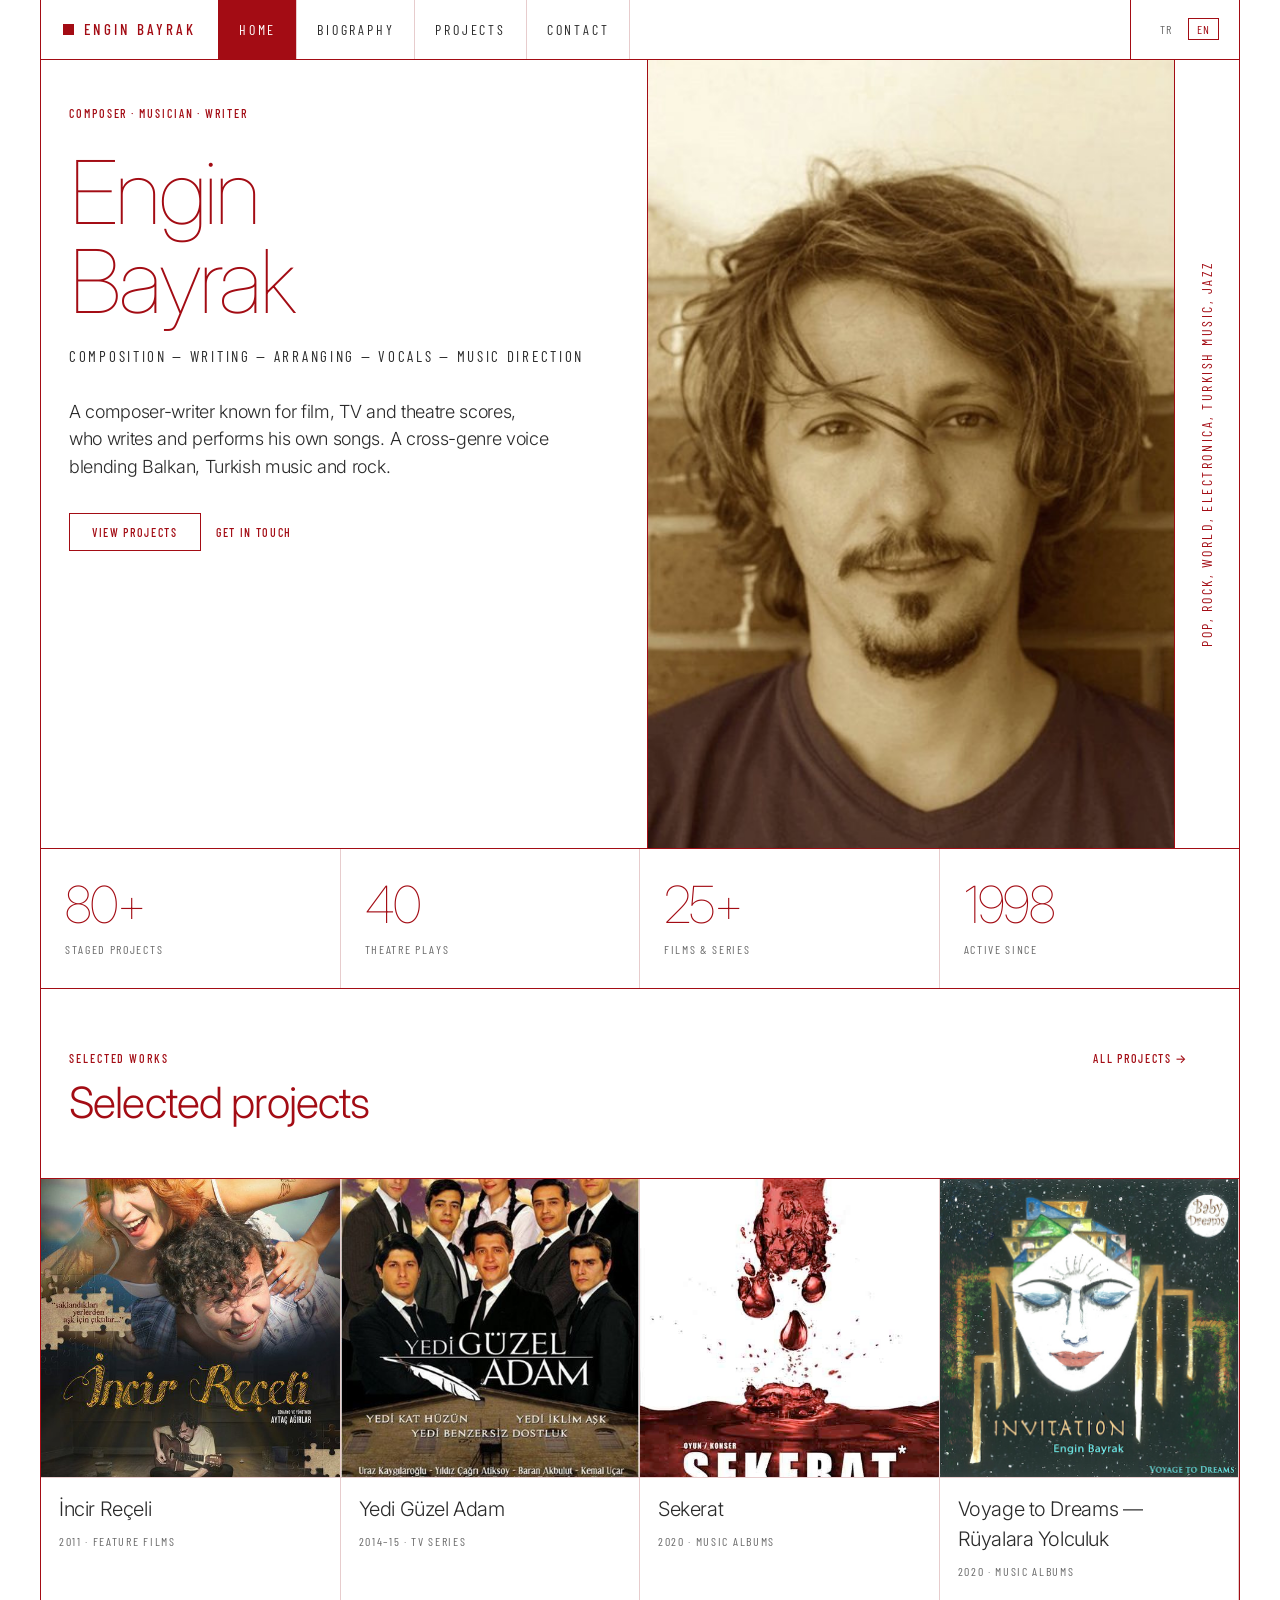
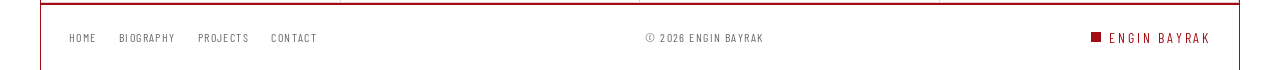
<file: index.html>
<!DOCTYPE html>
<html lang="tr">
<head>
  <meta charset="UTF-8">
  <meta name="viewport" content="width=device-width, initial-scale=1.0">
  <title>Engin Bayrak — Besteci, Müzisyen & Yazar</title>
  <meta name="description" content="Besteci-yazar Engin Bayrak'ın resmi sitesi. Film, dizi ve tiyatro müzikleri; İncir Reçeli, Yedi Güzel Adam, Electra Symphony ve kendi şarkıları.">
  <meta name="author" content="Engin Bayrak">
  <link rel="canonical" href="https://www.enginbayrak.com/">
  <link rel="alternate" hreflang="tr" href="https://www.enginbayrak.com/">
  <link rel="alternate" hreflang="en" href="https://www.enginbayrak.com/?lang=en">
  <link rel="alternate" hreflang="x-default" href="https://www.enginbayrak.com/">
  <meta name="theme-color" content="#a30c14">
  <link rel="preload" as="image" href="assets/img/engin-portrait.jpg" fetchpriority="high">

  <!-- Open Graph / Twitter -->
  <meta property="og:type" content="website">
  <meta property="og:site_name" content="Engin Bayrak">
  <meta property="og:url" content="https://www.enginbayrak.com/">
  <meta property="og:title" content="Engin Bayrak — Besteci, Müzisyen & Yazar">
  <meta property="og:description" content="Film, dizi ve tiyatro müzikleri besteleyen; kendi şarkılarını yazıp seslendiren besteci-yazar.">
  <meta property="og:image" content="https://www.enginbayrak.com/assets/img/og-image.jpg">
  <meta property="og:locale" content="tr_TR">
  <meta property="og:locale:alternate" content="en_US">
  <meta name="twitter:card" content="summary_large_image">

  <link rel="icon" href="assets/img/favicon.svg" type="image/svg+xml">
  <link rel="preconnect" href="https://fonts.googleapis.com">
  <link rel="preconnect" href="https://fonts.gstatic.com" crossorigin>
  <link href="https://fonts.googleapis.com/css2?family=Barlow+Condensed:wght@300;400;500&family=Inter:wght@100;300;400;500&display=swap" rel="stylesheet">
  <script>document.documentElement.className += " js";</script>
  <link rel="stylesheet" href="assets/css/style.css">

  <script type="application/ld+json">
  {
    "@context": "https://schema.org",
    "@graph": [
      {
        "@type": "WebSite",
        "@id": "https://www.enginbayrak.com/#website",
        "url": "https://www.enginbayrak.com/",
        "name": "Engin Bayrak",
        "inLanguage": ["tr", "en"],
        "about": { "@id": "https://www.enginbayrak.com/#person" }
      },
      {
        "@type": "Person",
        "@id": "https://www.enginbayrak.com/#person",
        "name": "Engin Bayrak",
        "description": "Film, dizi ve tiyatro müzikleriyle tanınan Türk besteci, müzisyen ve yazar.",
        "jobTitle": ["Besteci", "Müzisyen", "Yazar", "Aranjör", "Müzik Yönetmeni"],
        "url": "https://www.enginbayrak.com/",
        "mainEntityOfPage": "https://www.enginbayrak.com/biyografi",
        "image": "https://www.enginbayrak.com/assets/img/engin-portrait.jpg",
        "birthDate": "1979-12-12",
        "birthPlace": { "@type": "Place", "name": "Almanya" },
        "nationality": "Turkish",
        "gender": "Male",
        "alumniOf": { "@type": "CollegeOrUniversity", "name": "Ege Üniversitesi" },
        "knowsAbout": ["Film müziği", "Dizi müziği", "Tiyatro müziği", "Besteci", "Aranjman", "World müzik", "Balkan müziği", "Electronica"],
        "email": "engin@enginbayrak.com",
        "sameAs": [
          "https://open.spotify.com/intl-tr/artist/7616xApq2m3kp7roCKe1QH",
          "https://music.apple.com/tr/artist/engin-bayrak/271636802",
          "https://www.youtube.com/user/EnginBayrakComposer",
          "https://www.instagram.com/enginbayrakmusic/",
          "https://www.facebook.com/enginbayrakcomposer",
          "https://tr.wikipedia.org/wiki/Engin_Bayrak",
          "https://www.imdb.com/name/nm4250349/"
        ]
      },
      { "@type": "Movie", "name": "İncir Reçeli", "datePublished": "2011", "musicBy": { "@id": "https://www.enginbayrak.com/#person" } },
      { "@type": "TVSeries", "name": "Yedi Güzel Adam", "startDate": "2014", "endDate": "2015", "numberOfEpisodes": 39, "musicBy": { "@id": "https://www.enginbayrak.com/#person" } },
      { "@type": "MusicAlbum", "name": "Electra Symphony", "datePublished": "2006", "byArtist": { "@id": "https://www.enginbayrak.com/#person" } }
    ]
  }
  </script>
</head>
<body>
  <div class="shell">

    <!-- NAV -->
    <nav class="nav" aria-label="Ana menü">
      <a class="brand" href="index.html"><span class="glyph"></span><span data-i18n="brand">Engin Bayrak</span></a>
      <button class="nav-burger" aria-label="Menü">Menü</button>
      <div class="nav-links">
        <a href="index.html" class="active" data-i18n="nav.home">Anasayfa</a>
        <a href="biyografi.html" data-i18n="nav.bio">Biyografi</a>
        <a href="projeler.html" data-i18n="nav.projects">Projeler</a>
        <a href="iletisim.html" data-i18n="nav.contact">İletişim</a>
      </div>
      <div class="lang-toggle" role="group" aria-label="Dil / Language">
        <button data-lang="tr">TR</button>
        <button data-lang="en">EN</button>
      </div>
    </nav>

    <!-- HERO -->
    <header class="hero">
      <div class="hero-left">
        <span class="label eyebrow" data-i18n="home.eyebrow">Besteci · Müzisyen · Yazar</span>
        <h1 class="hero-title" data-i18n="home.title">Engin<br>Bayrak</h1>
        <div class="roles" data-i18n="home.roles">Bestecilik — Yazarlık — Aranjörlük — Vokalistlik — Müzik Yönetmenliği</div>
        <p class="lede intro" data-i18n="home.intro">Film, dizi ve tiyatro müzikleriyle tanınan besteci-yazar.</p>
        <div class="hero-actions">
          <a class="btn" href="projeler.html" data-i18n="home.cta.projects">Projeleri Gör</a>
          <a class="btn btn--ghost" href="iletisim.html" data-i18n="home.cta.contact">İletişime Geç</a>
        </div>
      </div>
      <div class="hero-center">
        <img src="assets/img/engin-portrait.jpg" alt="Engin Bayrak portresi" width="1000" height="1498" fetchpriority="high">
      </div>
      <div class="hero-right">
        <div class="vertical-text" data-i18n="home.genres">Pop, Rock, World, Electronica, Türk Müziği, Caz</div>
      </div>
    </header>

    <!-- FACTS -->
    <section class="facts" aria-label="Rakamlarla">
      <div class="fact reveal"><div class="num"><span data-count="80">80</span>+</div><div class="cap meta" data-i18n="fact.projects">Sahnelenen Proje</div></div>
      <div class="fact reveal"><div class="num"><span data-count="40">40</span></div><div class="cap meta" data-i18n="fact.theatre">Tiyatro Oyunu</div></div>
      <div class="fact reveal"><div class="num"><span data-count="25">25</span>+</div><div class="cap meta" data-i18n="fact.films">Film & Dizi</div></div>
      <div class="fact reveal"><div class="num">1998</div><div class="cap meta" data-i18n="fact.since">Yılından Beri</div></div>
    </section>

    <!-- SELECTED WORKS -->
    <section class="section">
      <div style="display:flex;justify-content:space-between;align-items:baseline;flex-wrap:wrap;gap:12px">
        <div style="flex:1;min-width:240px">
          <span class="label" data-i18n="home.selected.label">Öne Çıkan İşler</span>
          <h2 class="display" style="margin-top:10px" data-i18n="home.selected.title">Seçilmiş projeler</h2>
        </div>
        <a class="btn btn--ghost" href="projeler.html" data-i18n="home.selected.all">Tüm projeler →</a>
      </div>
    </section>
    <section aria-label="Seçilmiş projeler" style="border-bottom:1px solid var(--line)">
      <div class="works" id="featured-root"><!--BUILD:featured--><a class="work reveal" href="projeler.html"><div class="thumb"><img class="" src="assets/img/incir-receli-film.jpg" alt="İncir Reçeli — Engin Bayrak afiş/kapak" loading="lazy" width="300" height="300"></div><div class="body"><h3>İncir Reçeli</h3><div class="meta">2011 &middot; Sinema Filmleri — Uzun Metraj</div></div></a><a class="work reveal" href="projeler.html"><div class="thumb"><img class="" src="assets/img/yedi-guzel-adam.jpg" alt="Yedi Güzel Adam — Engin Bayrak afiş/kapak" loading="lazy" width="300" height="300"></div><div class="body"><h3>Yedi Güzel Adam</h3><div class="meta">2014–15 &middot; Diziler</div></div></a><a class="work reveal" href="projeler.html"><div class="thumb"><img class="" src="assets/img/sekerat.jpg" alt="Sekerat — Engin Bayrak afiş/kapak" loading="lazy" width="300" height="300"></div><div class="body"><h3>Sekerat</h3><div class="meta">2020 &middot; Müzik Albümleri</div></div></a><a class="work reveal" href="projeler.html"><div class="thumb"><img class="contain" src="assets/img/voyage-to-dreams.jpg" alt="Voyage to Dreams — Rüyalara Yolculuk — Engin Bayrak afiş/kapak" loading="lazy" width="300" height="300"></div><div class="body"><h3>Voyage to Dreams — Rüyalara Yolculuk</h3><div class="meta">2020 &middot; Müzik Albümleri</div></div></a><!--/BUILD:featured--></div>
    </section>

    <!-- FOOTER -->
    <footer class="footer">
      <div class="footer-links">
        <a href="index.html" data-i18n="nav.home">Anasayfa</a>
        <a href="biyografi.html" data-i18n="nav.bio">Biyografi</a>
        <a href="projeler.html" data-i18n="nav.projects">Projeler</a>
        <a href="iletisim.html" data-i18n="nav.contact">İletişim</a>
      </div>
      <span class="copyr">© 2026 Engin Bayrak</span>
      <span class="wordmark"><span class="glyph"></span>Engin Bayrak</span>
    </footer>

  </div>
  <script src="assets/js/data.js"></script>
  <script src="assets/js/i18n.js"></script>
  <script src="assets/js/main.js"></script>
</body>
</html>
</file>
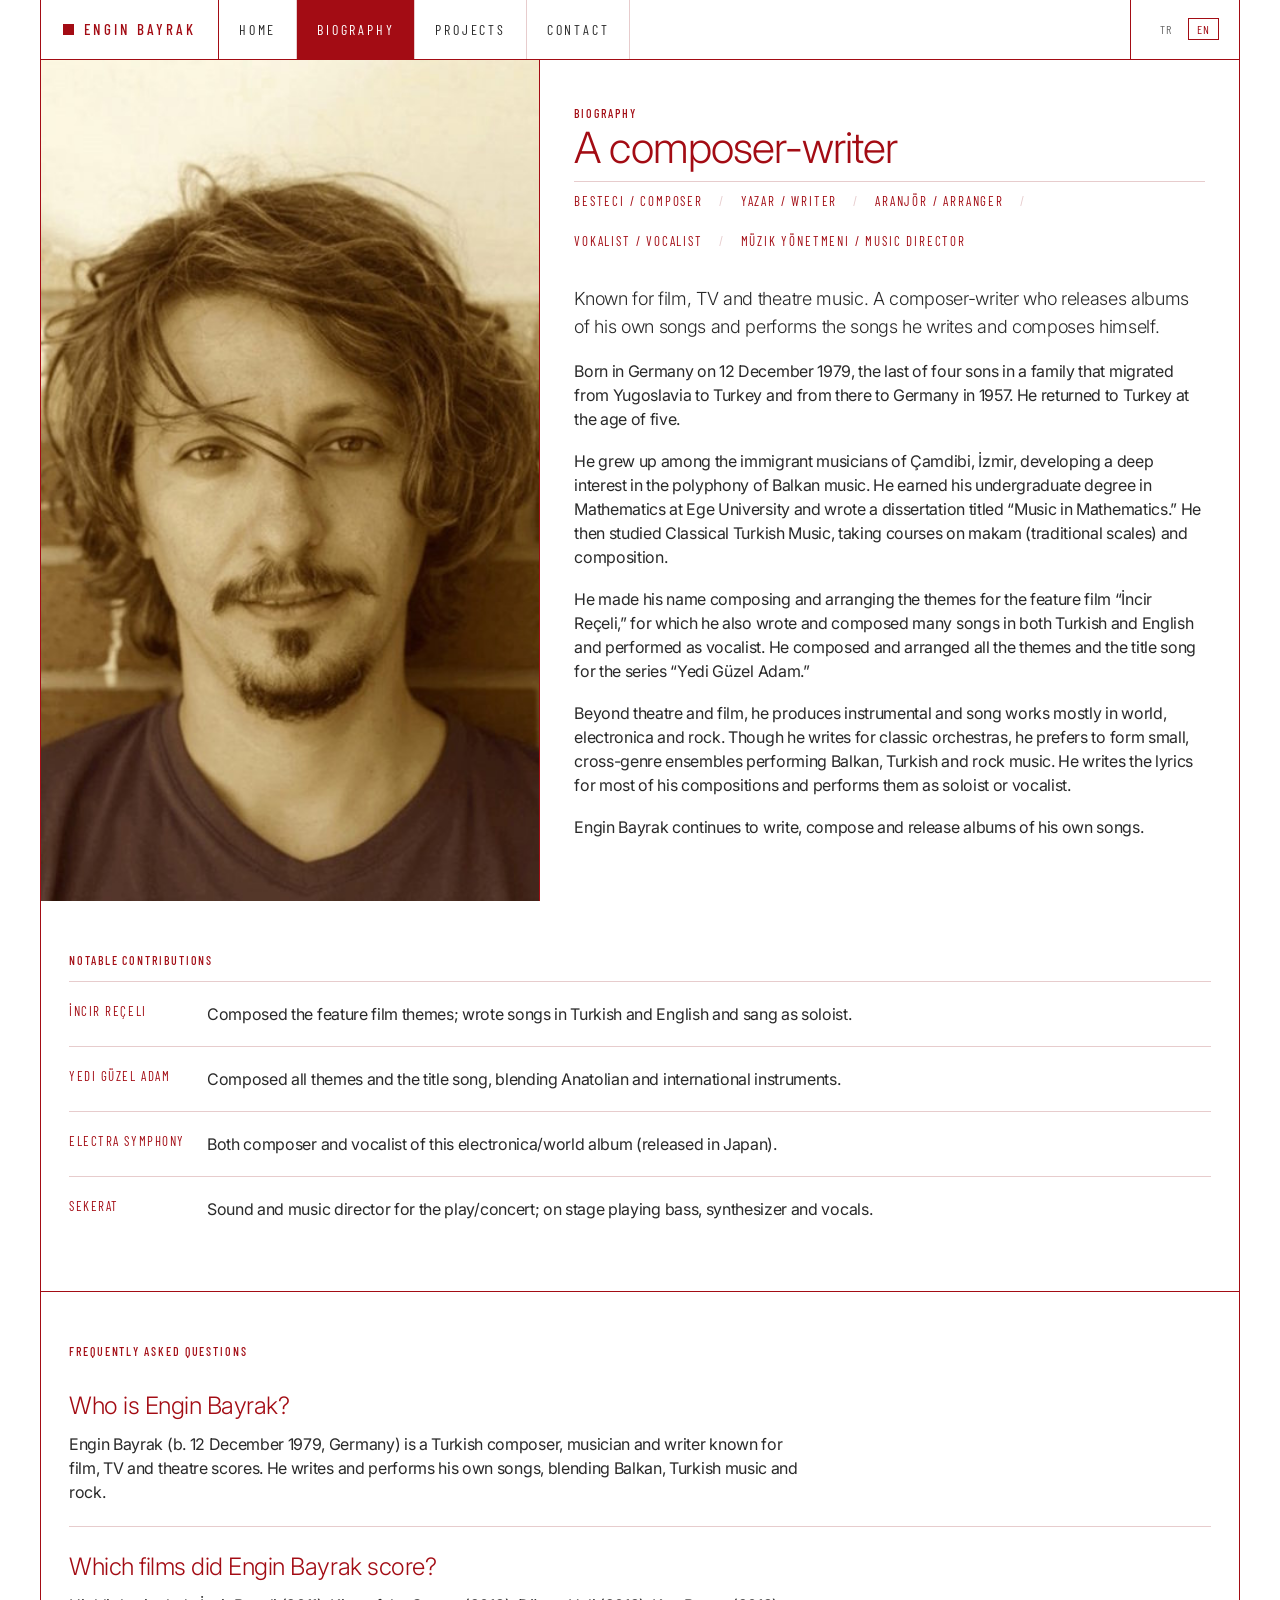
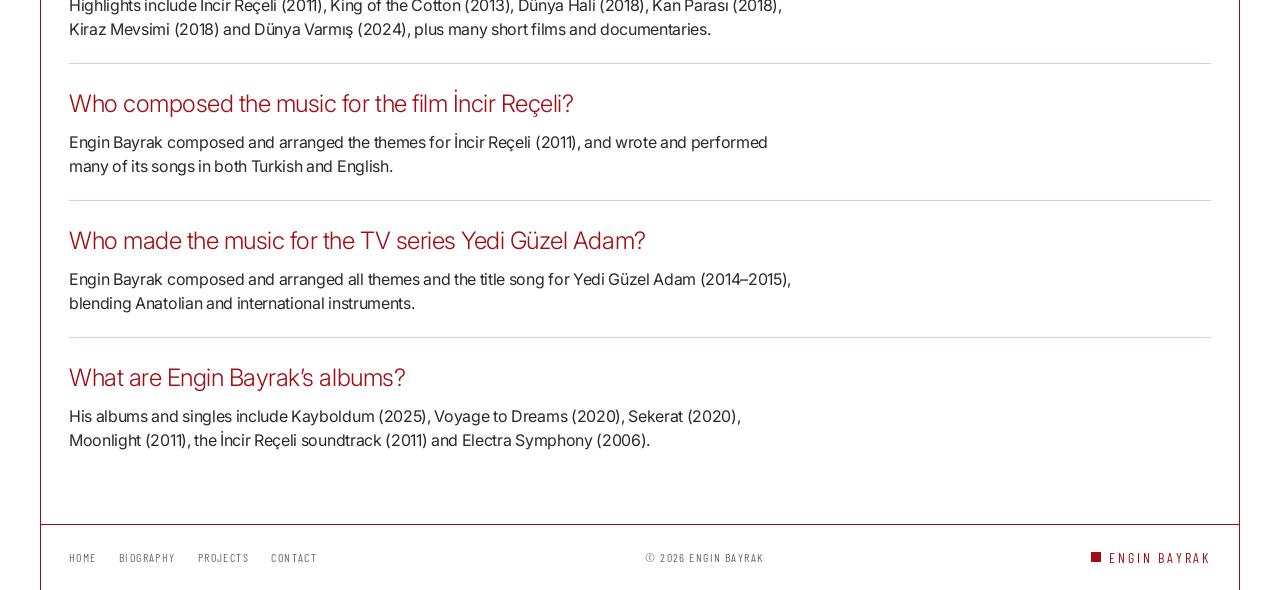
<file: biyografi.html>
<!DOCTYPE html>
<html lang="tr">
<head>
  <meta charset="UTF-8">
  <meta name="viewport" content="width=device-width, initial-scale=1.0">
  <title>Biyografi — Engin Bayrak | Besteci & Müzik Yönetmeni</title>
  <meta name="description" content="Engin Bayrak biyografisi: 1979 Almanya doğumlu besteci-yazar; Ege Üniversitesi Matematik mezunu, film, dizi ve tiyatro müzikleri besteledi.">
  <meta name="author" content="Engin Bayrak">
  <link rel="canonical" href="https://www.enginbayrak.com/biyografi">
  <link rel="alternate" hreflang="tr" href="https://www.enginbayrak.com/biyografi">
  <link rel="alternate" hreflang="en" href="https://www.enginbayrak.com/biyografi?lang=en">
  <link rel="alternate" hreflang="x-default" href="https://www.enginbayrak.com/biyografi">
  <meta name="theme-color" content="#a30c14">
  <link rel="preload" as="image" href="assets/img/engin-portrait.jpg" fetchpriority="high">
  <meta property="og:type" content="profile">
  <meta property="og:url" content="https://www.enginbayrak.com/biyografi">
  <meta property="og:title" content="Biyografi — Engin Bayrak">
  <meta property="og:description" content="1979 Almanya doğumlu besteci-yazar; film, dizi ve tiyatro müzikleriyle tanınır.">
  <meta property="og:image" content="https://www.enginbayrak.com/assets/img/og-image.jpg">
  <meta property="og:locale" content="tr_TR">
  <meta property="og:locale:alternate" content="en_US">
  <meta name="twitter:card" content="summary_large_image">
  <link rel="icon" href="assets/img/favicon.svg" type="image/svg+xml">
  <link rel="preconnect" href="https://fonts.googleapis.com">
  <link rel="preconnect" href="https://fonts.gstatic.com" crossorigin>
  <link href="https://fonts.googleapis.com/css2?family=Barlow+Condensed:wght@300;400;500&family=Inter:wght@100;300;400;500&display=swap" rel="stylesheet">
  <script>document.documentElement.className += " js";</script>
  <link rel="stylesheet" href="assets/css/style.css">

  <script type="application/ld+json">
  {
    "@context": "https://schema.org",
    "@type": "FAQPage",
    "mainEntity": [
      { "@type": "Question", "name": "Engin Bayrak kimdir?",
        "acceptedAnswer": { "@type": "Answer", "text": "Engin Bayrak (d. 12 Aralık 1979, Almanya), film, dizi ve tiyatro müzikleriyle tanınan Türk besteci, müzisyen ve yazardır. Kendi yazıp bestelediği şarkıları seslendirir; Balkan, Türk müziği ve rock'u harmanlar." } },
      { "@type": "Question", "name": "Engin Bayrak hangi filmlere müzik yaptı?",
        "acceptedAnswer": { "@type": "Answer", "text": "Öne çıkanlar: İncir Reçeli (2011), Toprağa Uzanan Eller (2013), Dünya Hali (2018), Kan Parası (2018), Kiraz Mevsimi (2018) ve Dünya Varmış (2024). Ayrıca çok sayıda kısa film ve belgesele müzik besteledi." } },
      { "@type": "Question", "name": "İncir Reçeli filminin müziğini kim besteledi?",
        "acceptedAnswer": { "@type": "Answer", "text": "İncir Reçeli (2011) filminin tema müziklerini Engin Bayrak besteleyip düzenledi; film için Türkçe ve İngilizce birçok şarkı yazıp seslendirdi." } },
      { "@type": "Question", "name": "Yedi Güzel Adam dizisinin müziklerini kim yaptı?",
        "acceptedAnswer": { "@type": "Answer", "text": "Yedi Güzel Adam (2014–2015) dizisinin tüm tema müziklerini ve dizi şarkısını Engin Bayrak besteleyip düzenledi; Anadolu çalgılarıyla uluslararası çalgıları harmanladı." } },
      { "@type": "Question", "name": "Engin Bayrak'ın albümleri hangileri?",
        "acceptedAnswer": { "@type": "Answer", "text": "Albüm ve tekilleri arasında Kayboldum (2025), Voyage to Dreams (2020), Sekerat (2020), Moonlight (2011), İncir Reçeli soundtrack (2011) ve Electra Symphony (2006) bulunur." } }
    ]
  }
  </script>
</head>
<body>
  <div class="shell">
    <nav class="nav" aria-label="Ana menü">
      <a class="brand" href="index.html"><span class="glyph"></span><span data-i18n="brand">Engin Bayrak</span></a>
      <button class="nav-burger" aria-label="Menü">Menü</button>
      <div class="nav-links">
        <a href="index.html" data-i18n="nav.home">Anasayfa</a>
        <a href="biyografi.html" class="active" data-i18n="nav.bio">Biyografi</a>
        <a href="projeler.html" data-i18n="nav.projects">Projeler</a>
        <a href="iletisim.html" data-i18n="nav.contact">İletişim</a>
      </div>
      <div class="lang-toggle" role="group" aria-label="Dil / Language">
        <button data-lang="tr">TR</button>
        <button data-lang="en">EN</button>
      </div>
    </nav>

    <section class="bio-grid">
      <div class="bio-portrait reveal">
        <img src="assets/img/engin-portrait.jpg" alt="Engin Bayrak portresi" width="1000" height="1498" fetchpriority="high">
      </div>
      <div class="bio-text">
        <span class="label" data-i18n="bio.label">Biyografi</span>
        <span class="label-rule"></span>
        <h1 class="display reveal" data-i18n="bio.title">Bir yazar-besteci</h1>
        <div class="disciplines reveal" style="margin-bottom:24px">
          <span>Besteci / Composer</span>
          <span>Yazar / Writer</span>
          <span>Aranjör / Arranger</span>
          <span>Vokalist / Vocalist</span>
          <span>Müzik Yönetmeni / Music Director</span>
        </div>
        <div class="reveal" data-i18n="bio.body"><!--BUILD:bio--><p class="lede">Film, dizi ve tiyatro müzikleriyle tanınmıştır. Kendi şarkılarından oluşan albümler yayınlayan; kendi yazıp bestelediği şarkıları seslendiren bir yazar-besteci.</p>
      <p>12 Aralık 1979'da Almanya'da, 1957 yılında Yugoslavya'dan Türkiye'ye ve oradan Almanya'ya göç eden dört çocuklu bir ailenin son çocuğu olarak doğdu. Beş yaşındayken ailesiyle Türkiye'ye döndü.</p>
      <p>İzmir / Çamdibi'nde çalgı çalan göçmenler arasında büyüdü. Zamanla Balkan müziğinin çoksesliliğine ilgisi arttı. İzmir Atatürk Lisesi'nde okudu; Ege Üniversitesi Matematik Bölümü'nü bitirdi ve “Müzikte Matematik” adlı bir tez yazdı. Ardından Geleneksel Türk Sanat Müziği bölümünde makamlar ve bestecilik üzerine dersler aldı.</p>
      <p>“İncir Reçeli” adlı uzun metraj filmin tema müziklerini besteleyip düzenleyerek adını duyurdu; film için Türkçe ve İngilizce birçok şarkı besteledi, sözlerini yazdı ve solistlik yaptı. “Yedi Güzel Adam” dizisinin tüm tema müziklerini ve dizi şarkısını besteleyip düzenledi.</p>
      <p>Tiyatro ve film müziklerinin yanı sıra; genelde world, electronica ve rock türlerinde enstrümantal veya şarkı formunda eserler üretir. Klasik orkestra için yazsa da, Balkan, Türk müziği ve rock icra eden küçük, türler arası orkestralar kurmayı tercih eder. Bestelediği eserlerin çoğunun sözlerini yazar, solistliğini ya da vokalistliğini yapar.</p>
      <p>Engin Bayrak halen yazmakta, besteler yapmakta ve kendi şarkılarından oluşan müzik albümlerini yayınlamaktadır.</p><!--/BUILD:bio--></div>
      </div>
    </section>

    <section class="section">
      <span class="label" data-i18n="bio.hl.label">Öne Çıkan Katkılar</span>
      <span class="label-rule"></span>
      <div class="highlights">
        <div class="highlight reveal"><div class="h-key" data-i18n="bio.hl.1.k">İncir Reçeli</div><div class="h-val" data-i18n="bio.hl.1.v"></div></div>
        <div class="highlight reveal"><div class="h-key" data-i18n="bio.hl.2.k">Yedi Güzel Adam</div><div class="h-val" data-i18n="bio.hl.2.v"></div></div>
        <div class="highlight reveal"><div class="h-key" data-i18n="bio.hl.3.k">Electra Symphony</div><div class="h-val" data-i18n="bio.hl.3.v"></div></div>
        <div class="highlight reveal"><div class="h-key" data-i18n="bio.hl.4.k">Sekerat</div><div class="h-val" data-i18n="bio.hl.4.v"></div></div>
      </div>
    </section>

    <section class="section" aria-label="Sıkça Sorulan Sorular">
      <span class="label" data-i18n="faq.label">Sıkça Sorulan Sorular</span>
      <span class="label-rule"></span>
      <div class="faq">
        <div class="faq-item reveal">
          <h3 class="faq-q" data-i18n="faq.q1">Engin Bayrak kimdir?</h3>
          <p class="faq-a" data-i18n="faq.a1">Engin Bayrak (d. 12 Aralık 1979, Almanya), film, dizi ve tiyatro müzikleriyle tanınan Türk besteci, müzisyen ve yazardır. Kendi yazıp bestelediği şarkıları seslendirir; Balkan, Türk müziği ve rock’u harmanlar.</p>
        </div>
        <div class="faq-item reveal">
          <h3 class="faq-q" data-i18n="faq.q2">Engin Bayrak hangi filmlere müzik yaptı?</h3>
          <p class="faq-a" data-i18n="faq.a2">Öne çıkanlar: İncir Reçeli (2011), Toprağa Uzanan Eller (2013), Dünya Hali (2018), Kan Parası (2018), Kiraz Mevsimi (2018) ve Dünya Varmış (2024). Ayrıca çok sayıda kısa film ve belgesele müzik besteledi.</p>
        </div>
        <div class="faq-item reveal">
          <h3 class="faq-q" data-i18n="faq.q3">İncir Reçeli filminin müziğini kim besteledi?</h3>
          <p class="faq-a" data-i18n="faq.a3">İncir Reçeli (2011) filminin tema müziklerini Engin Bayrak besteleyip düzenledi; film için Türkçe ve İngilizce birçok şarkı yazıp seslendirdi.</p>
        </div>
        <div class="faq-item reveal">
          <h3 class="faq-q" data-i18n="faq.q4">Yedi Güzel Adam dizisinin müziklerini kim yaptı?</h3>
          <p class="faq-a" data-i18n="faq.a4">Yedi Güzel Adam (2014–2015) dizisinin tüm tema müziklerini ve dizi şarkısını Engin Bayrak besteleyip düzenledi; Anadolu çalgılarıyla uluslararası çalgıları harmanladı.</p>
        </div>
        <div class="faq-item reveal">
          <h3 class="faq-q" data-i18n="faq.q5">Engin Bayrak’ın albümleri hangileri?</h3>
          <p class="faq-a" data-i18n="faq.a5">Albüm ve tekilleri arasında Kayboldum (2025), Voyage to Dreams (2020), Sekerat (2020), Moonlight (2011), İncir Reçeli soundtrack (2011) ve Electra Symphony (2006) bulunur.</p>
        </div>
      </div>
    </section>

    <footer class="footer">
      <div class="footer-links">
        <a href="index.html" data-i18n="nav.home">Anasayfa</a>
        <a href="biyografi.html" data-i18n="nav.bio">Biyografi</a>
        <a href="projeler.html" data-i18n="nav.projects">Projeler</a>
        <a href="iletisim.html" data-i18n="nav.contact">İletişim</a>
      </div>
      <span class="copyr">© 2026 Engin Bayrak</span>
      <span class="wordmark"><span class="glyph"></span>Engin Bayrak</span>
    </footer>
  </div>
  <script src="assets/js/data.js"></script>
  <script src="assets/js/i18n.js"></script>
  <script src="assets/js/main.js"></script>
</body>
</html>
</file>
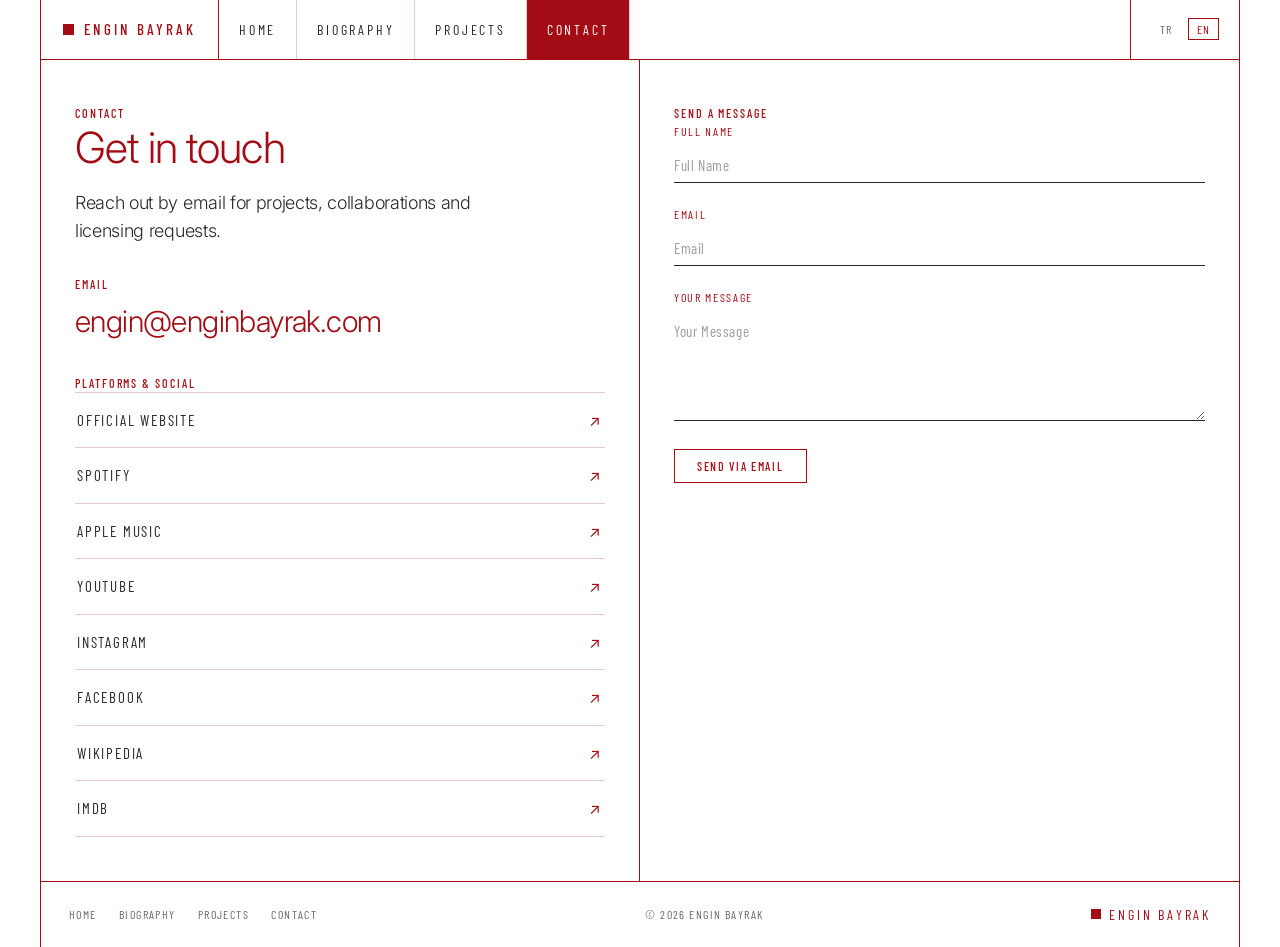
<file: iletisim.html>
<!DOCTYPE html>
<html lang="tr">
<head>
  <meta charset="UTF-8">
  <meta name="viewport" content="width=device-width, initial-scale=1.0">
  <title>İletişim — Engin Bayrak | Besteci & Müzik İşbirlikleri</title>
  <meta name="description" content="Engin Bayrak ile iletişim: projeler, işbirlikleri ve lisanslama için engin@enginbayrak.com. Spotify, Apple Music, YouTube ve Instagram.">
  <meta name="author" content="Engin Bayrak">
  <link rel="canonical" href="https://www.enginbayrak.com/iletisim">
  <link rel="alternate" hreflang="tr" href="https://www.enginbayrak.com/iletisim">
  <link rel="alternate" hreflang="en" href="https://www.enginbayrak.com/iletisim?lang=en">
  <link rel="alternate" hreflang="x-default" href="https://www.enginbayrak.com/iletisim">
  <meta name="theme-color" content="#a30c14">
  <meta property="og:type" content="website">
  <meta property="og:url" content="https://www.enginbayrak.com/iletisim">
  <meta property="og:title" content="İletişim — Engin Bayrak">
  <meta property="og:description" content="Projeler ve işbirlikleri için engin@enginbayrak.com.">
  <meta property="og:image" content="https://www.enginbayrak.com/assets/img/og-image.jpg">
  <meta property="og:locale" content="tr_TR">
  <meta property="og:locale:alternate" content="en_US">
  <meta name="twitter:card" content="summary_large_image">
  <link rel="icon" href="assets/img/favicon.svg" type="image/svg+xml">
  <link rel="preconnect" href="https://fonts.googleapis.com">
  <link rel="preconnect" href="https://fonts.gstatic.com" crossorigin>
  <link href="https://fonts.googleapis.com/css2?family=Barlow+Condensed:wght@300;400;500&family=Inter:wght@100;300;400;500&display=swap" rel="stylesheet">
  <script>document.documentElement.className += " js";</script>
  <link rel="stylesheet" href="assets/css/style.css">
</head>
<body>
  <div class="shell">
    <nav class="nav" aria-label="Ana menü">
      <a class="brand" href="index.html"><span class="glyph"></span><span data-i18n="brand">Engin Bayrak</span></a>
      <button class="nav-burger" aria-label="Menü">Menü</button>
      <div class="nav-links">
        <a href="index.html" data-i18n="nav.home">Anasayfa</a>
        <a href="biyografi.html" data-i18n="nav.bio">Biyografi</a>
        <a href="projeler.html" data-i18n="nav.projects">Projeler</a>
        <a href="iletisim.html" class="active" data-i18n="nav.contact">İletişim</a>
      </div>
      <div class="lang-toggle" role="group" aria-label="Dil / Language">
        <button data-lang="tr">TR</button>
        <button data-lang="en">EN</button>
      </div>
    </nav>

    <section class="contact-grid">
      <div class="contact-left">
        <span class="label" data-i18n="contact.label">İletişim</span>
        <span class="label-rule"></span>
        <h1 class="display" data-i18n="contact.title">İletişime geçin</h1>
        <p class="lede" style="margin-top:16px;max-width:42ch" data-i18n="contact.intro"></p>

        <span class="label" style="margin-top:30px" data-i18n="contact.email.label">E-posta</span>
        <a class="contact-email" href="mailto:engin@enginbayrak.com">engin@enginbayrak.com</a>

        <span class="label" data-i18n="contact.platforms.label">Platformlar & Sosyal</span>
        <div class="social-list" id="social-root"></div>
      </div>

      <div class="contact-right">
        <span class="label" data-i18n="contact.form.label">Mesaj Gönder</span>
        <span class="label-rule"></span>
        <form id="contact-form">
          <div class="field">
            <label for="cf-name" data-i18n="contact.form.name">Ad Soyad</label>
            <input id="cf-name" type="text" required data-i18n-ph="contact.form.name">
          </div>
          <div class="field">
            <label for="cf-email" data-i18n="contact.form.email">E-posta</label>
            <input id="cf-email" type="email" required data-i18n-ph="contact.form.email">
          </div>
          <div class="field">
            <label for="cf-msg" data-i18n="contact.form.msg">Mesajınız</label>
            <textarea id="cf-msg" rows="5" required data-i18n-ph="contact.form.msg"></textarea>
          </div>
          <button class="btn" type="submit" data-i18n="contact.form.send">E-posta ile Gönder</button>
        </form>
      </div>
    </section>

    <footer class="footer">
      <div class="footer-links">
        <a href="index.html" data-i18n="nav.home">Anasayfa</a>
        <a href="biyografi.html" data-i18n="nav.bio">Biyografi</a>
        <a href="projeler.html" data-i18n="nav.projects">Projeler</a>
        <a href="iletisim.html" data-i18n="nav.contact">İletişim</a>
      </div>
      <span class="copyr">© 2026 Engin Bayrak</span>
      <span class="wordmark"><span class="glyph"></span>Engin Bayrak</span>
    </footer>
  </div>
  <script src="assets/js/data.js"></script>
  <script src="assets/js/i18n.js"></script>
  <script src="assets/js/main.js"></script>
</body>
</html>
</file>
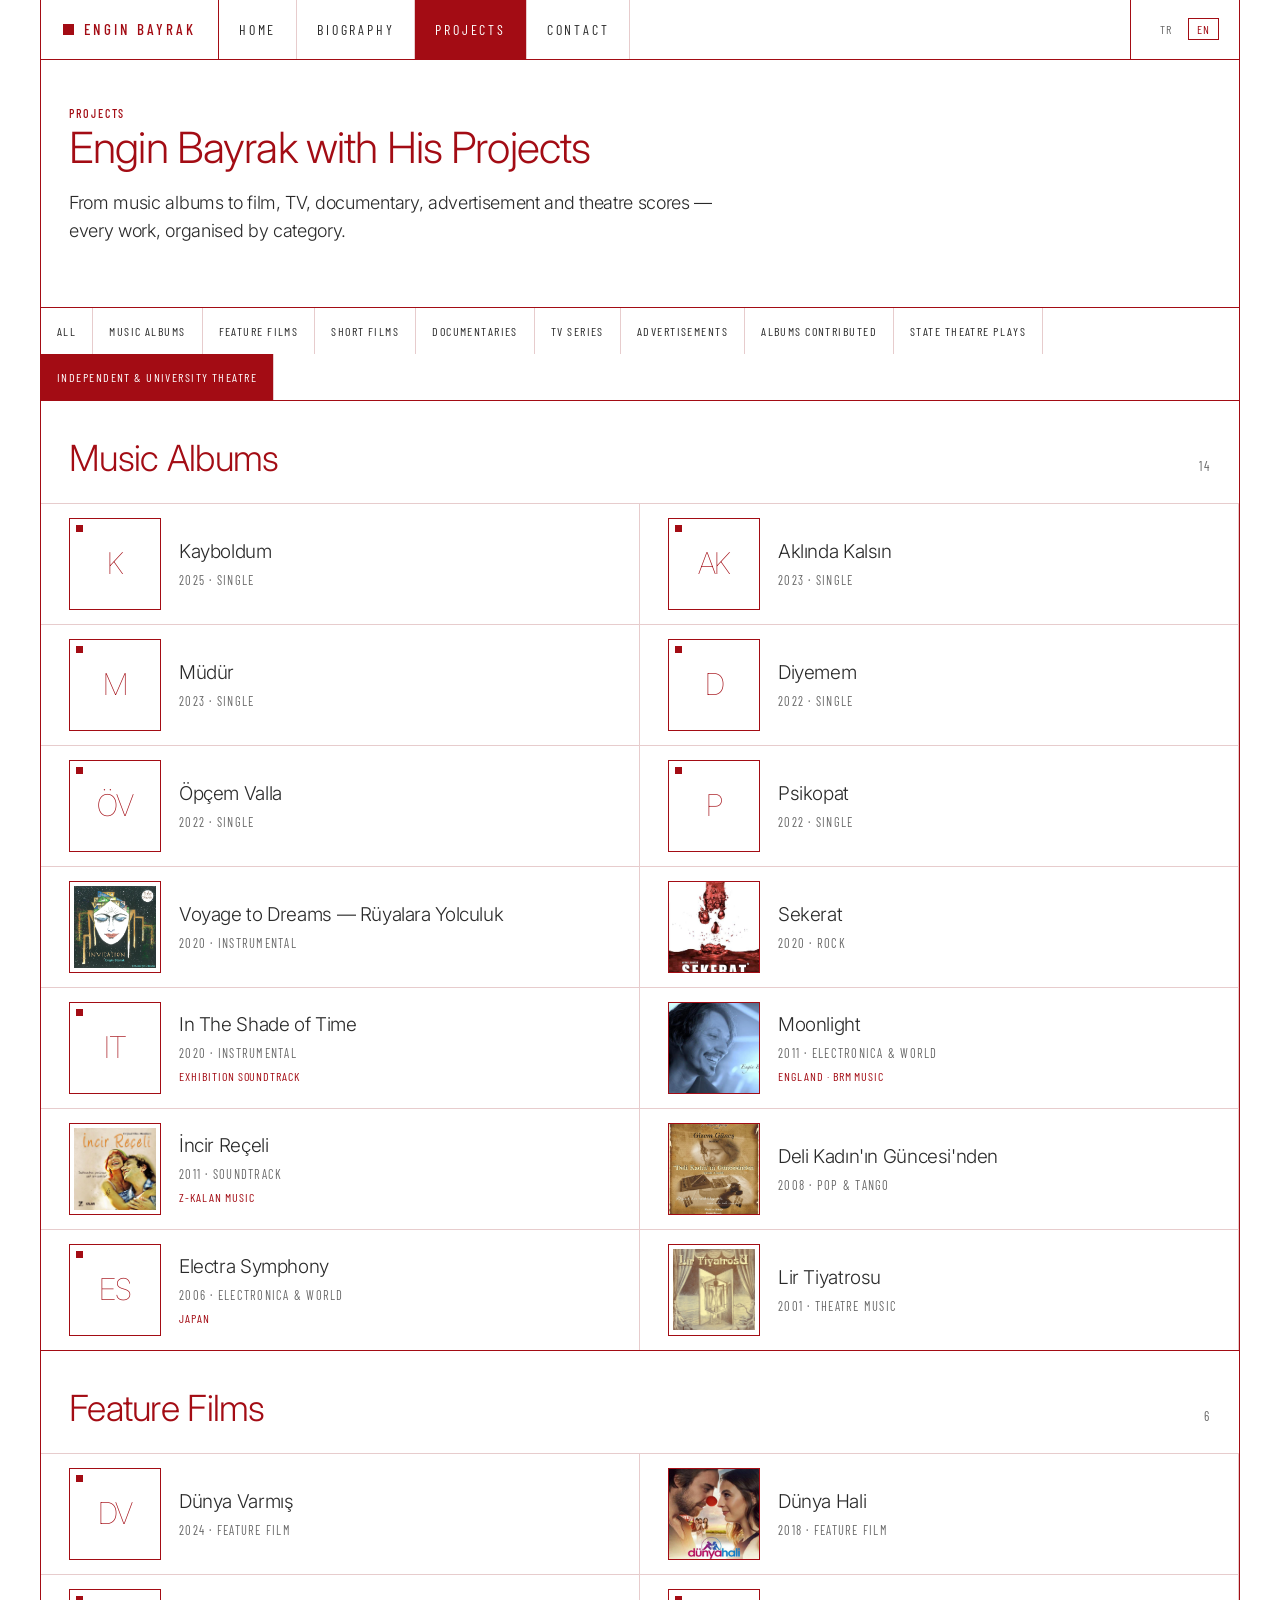
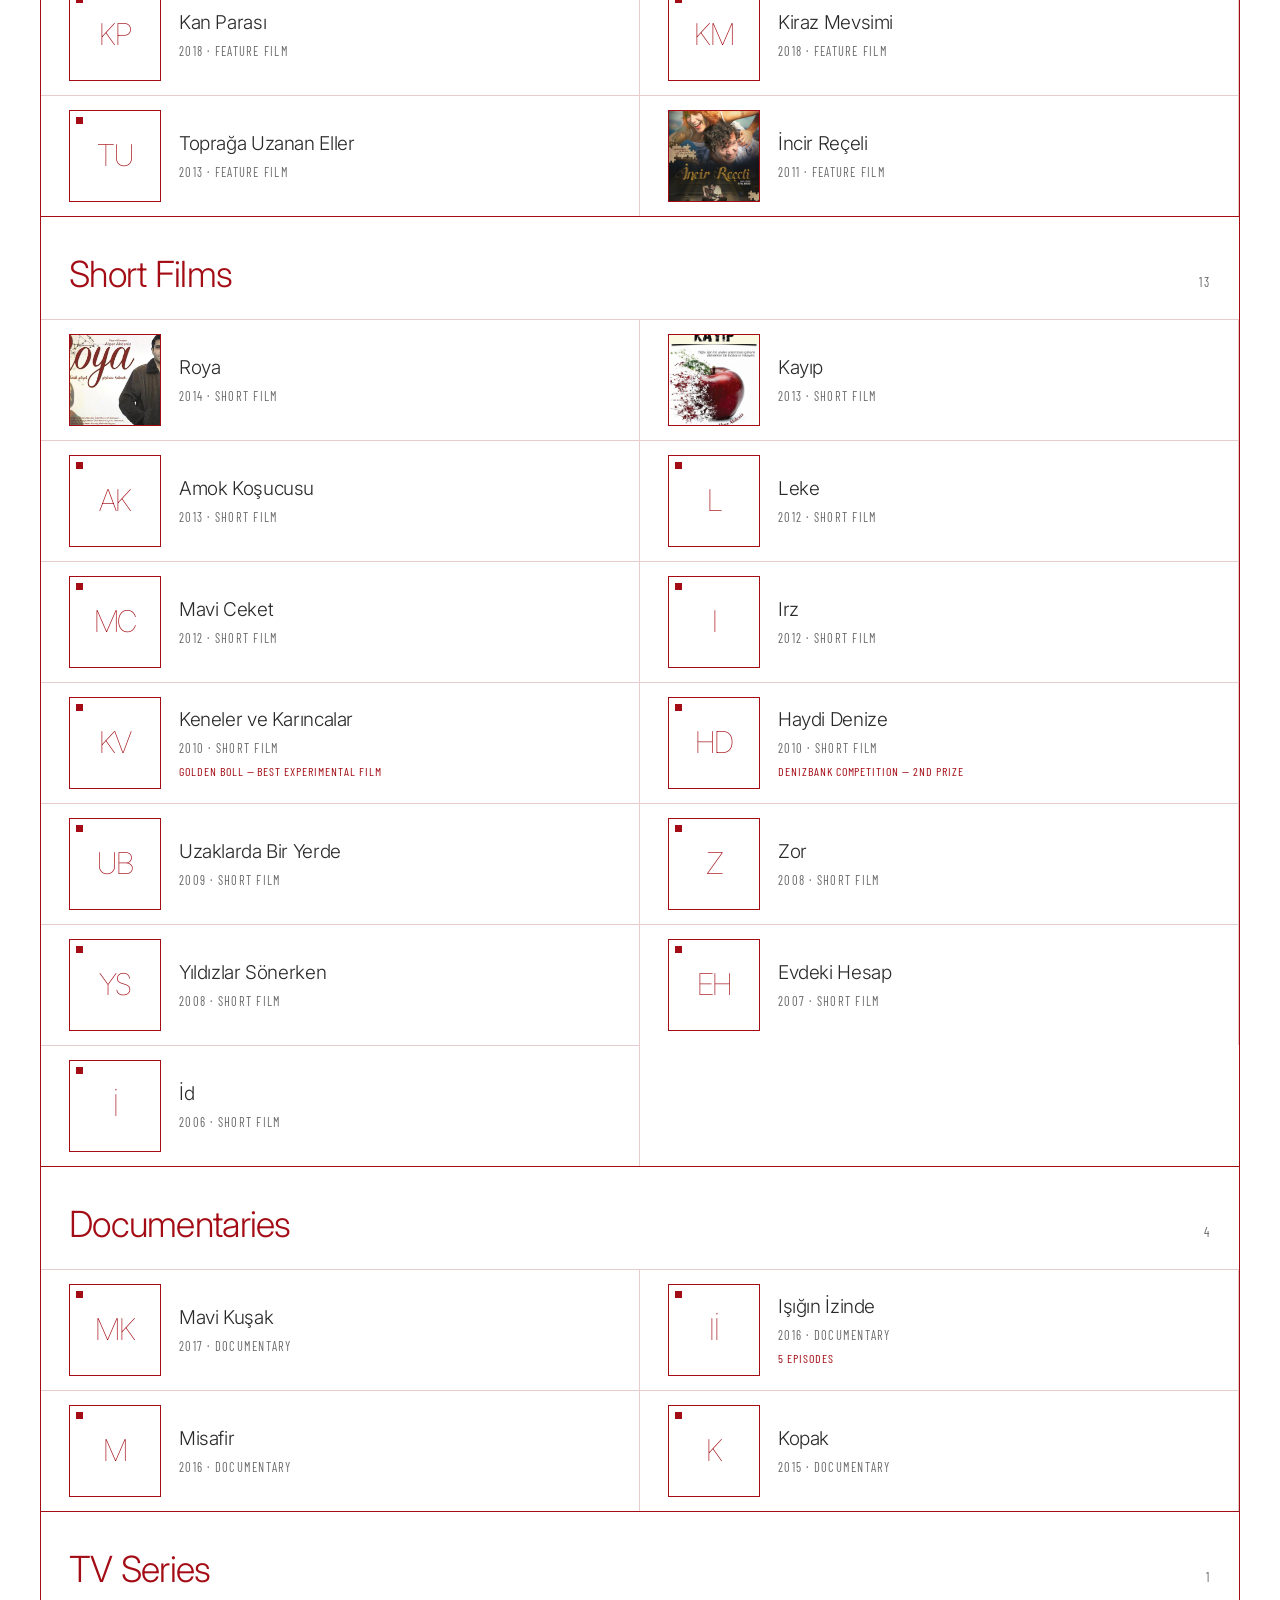
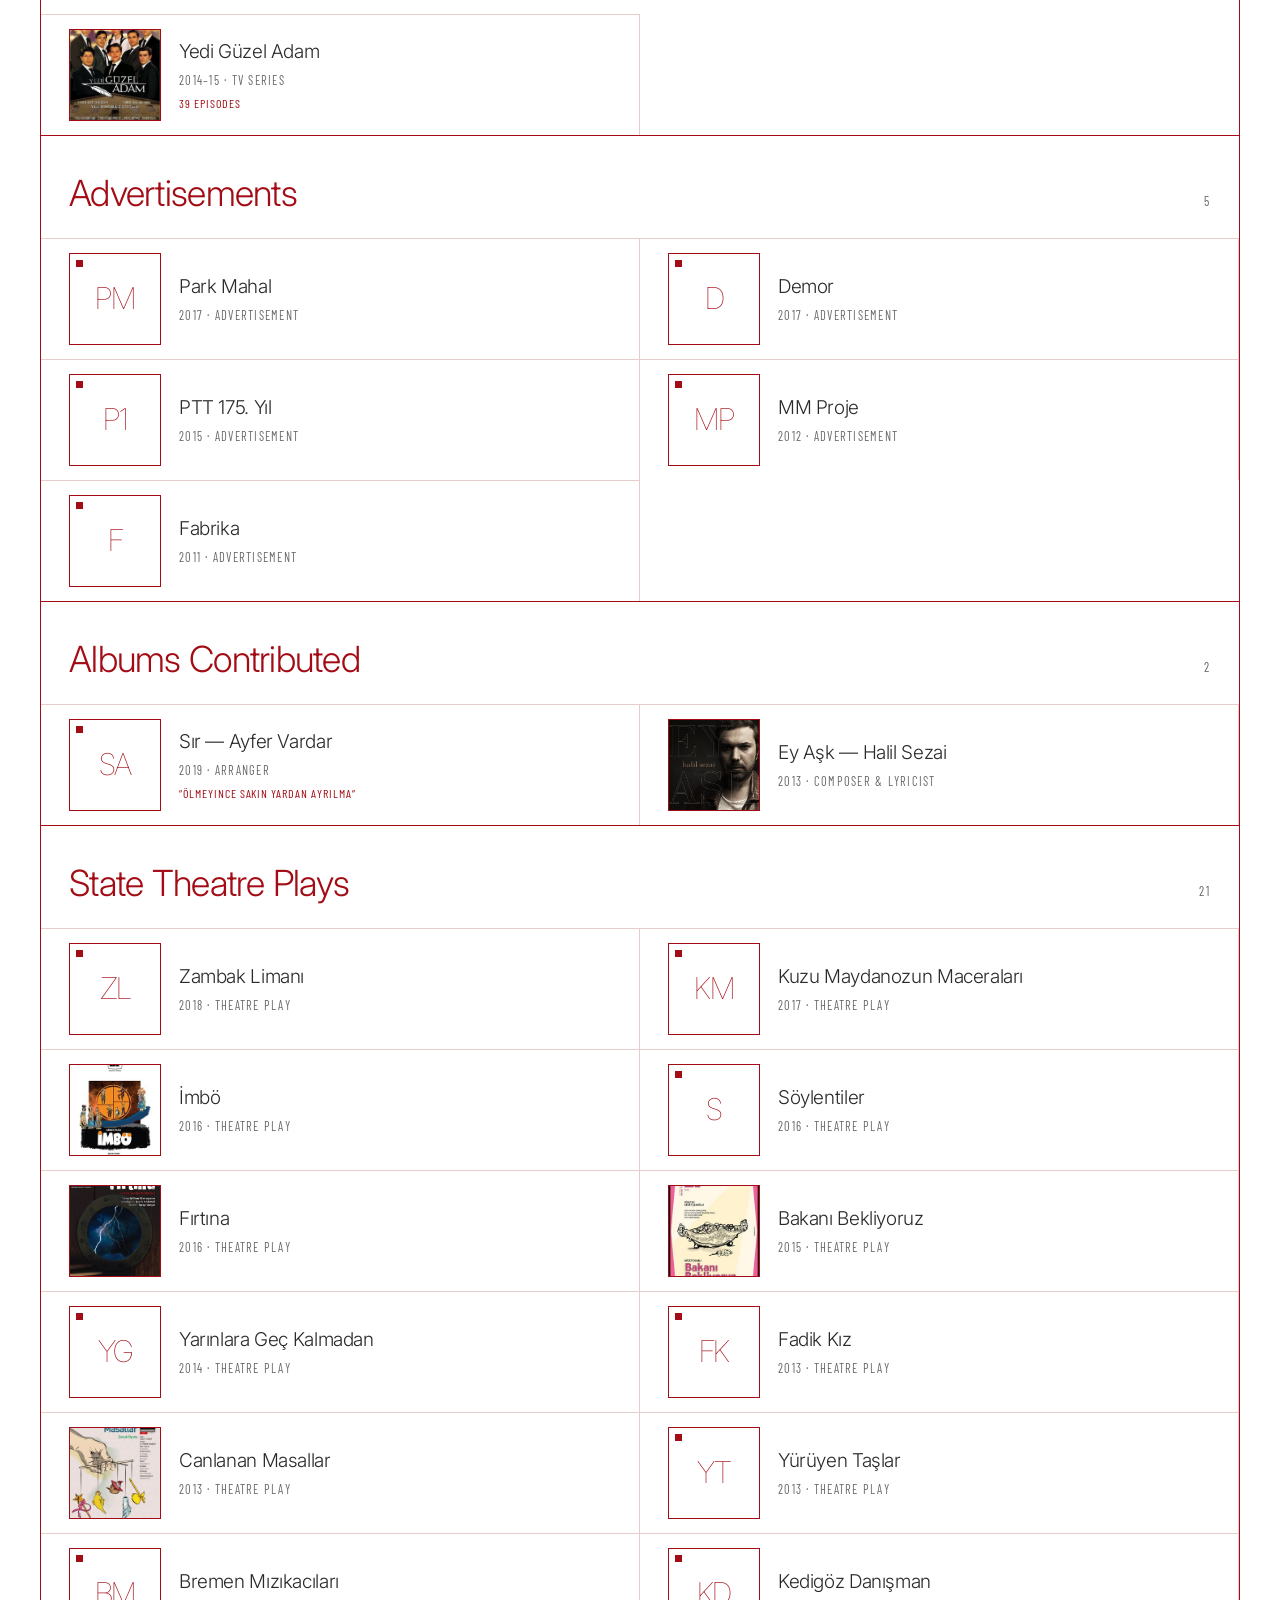
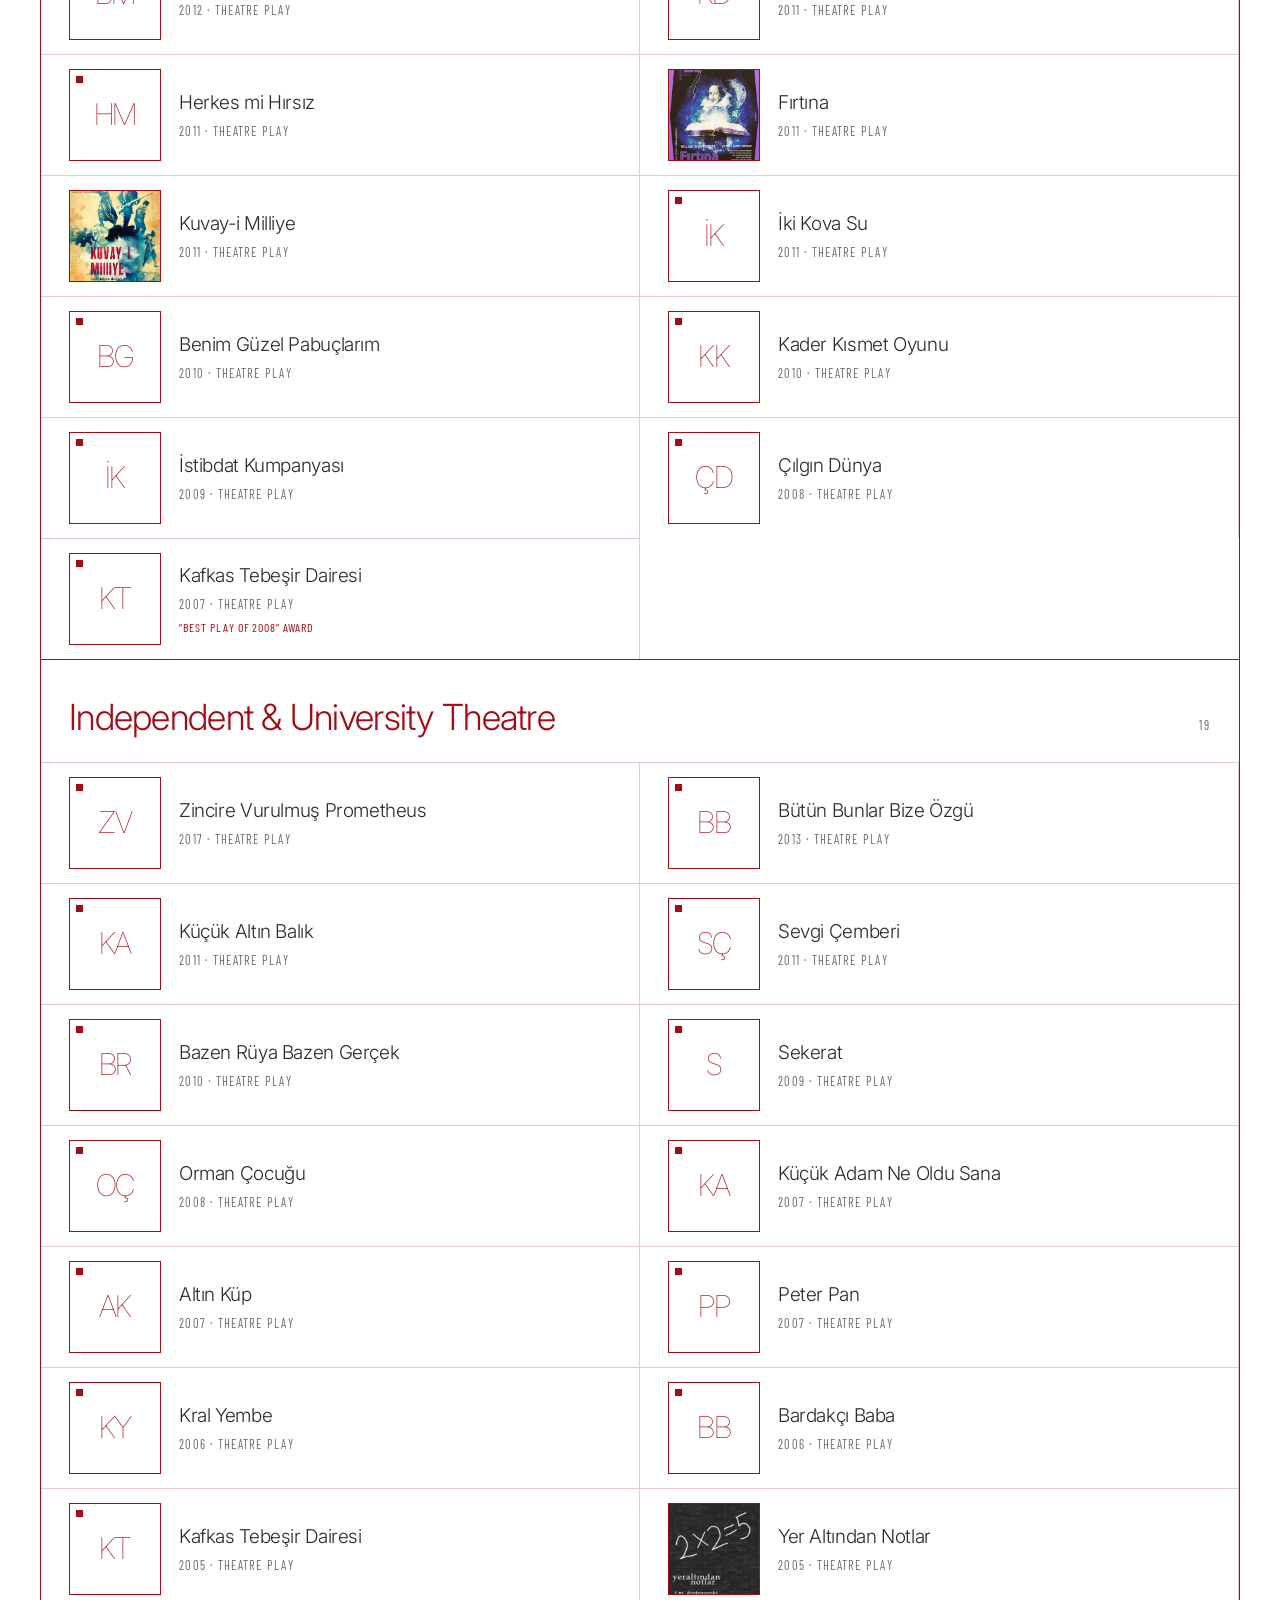
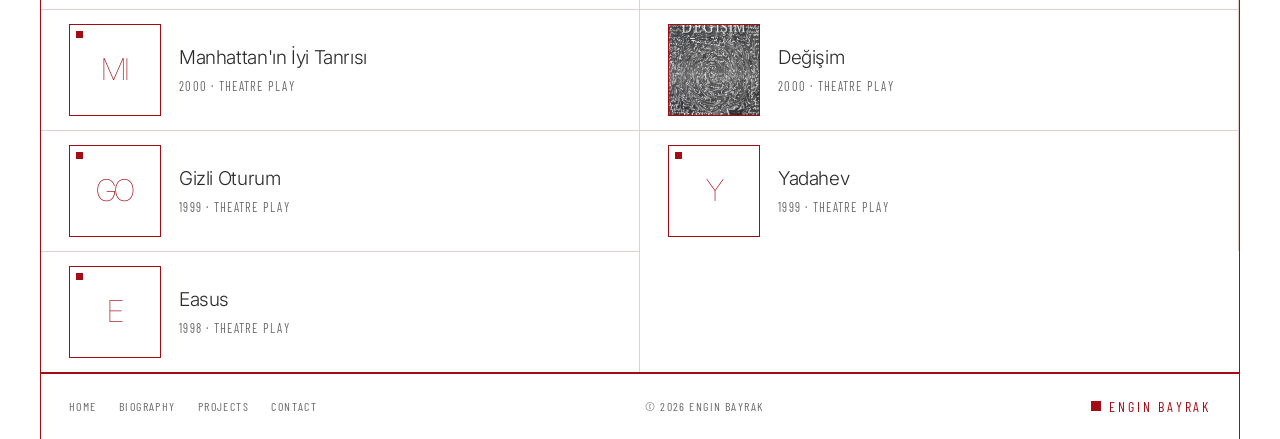
<file: projeler.html>
<!DOCTYPE html>
<html lang="tr">
<head>
  <meta charset="UTF-8">
  <meta name="viewport" content="width=device-width, initial-scale=1.0">
  <title>Projeler — Engin Bayrak | Film, Dizi & Tiyatro Müziği</title>
  <meta name="description" content="Engin Bayrak'ın projeleri: müzik albümleri, filmler, diziler, belgeseller, reklamlar ve tiyatro oyunları — afişleriyle tam liste.">
  <meta name="author" content="Engin Bayrak">
  <link rel="canonical" href="https://www.enginbayrak.com/projeler">
  <link rel="alternate" hreflang="tr" href="https://www.enginbayrak.com/projeler">
  <link rel="alternate" hreflang="en" href="https://www.enginbayrak.com/projeler?lang=en">
  <link rel="alternate" hreflang="x-default" href="https://www.enginbayrak.com/projeler">
  <meta name="theme-color" content="#a30c14">
  <meta property="og:type" content="website">
  <meta property="og:url" content="https://www.enginbayrak.com/projeler">
  <meta property="og:title" content="Projeler — Engin Bayrak">
  <meta property="og:description" content="Müzik albümleri, filmler, diziler, belgeseller ve tiyatro oyunları — afişleriyle tam liste.">
  <meta property="og:image" content="https://www.enginbayrak.com/assets/img/og-image.jpg">
  <meta property="og:locale" content="tr_TR">
  <meta property="og:locale:alternate" content="en_US">
  <meta name="twitter:card" content="summary_large_image">
  <link rel="icon" href="assets/img/favicon.svg" type="image/svg+xml">
  <link rel="preconnect" href="https://fonts.googleapis.com">
  <link rel="preconnect" href="https://fonts.gstatic.com" crossorigin>
  <link href="https://fonts.googleapis.com/css2?family=Barlow+Condensed:wght@300;400;500&family=Inter:wght@100;300;400;500&display=swap" rel="stylesheet">
  <script>document.documentElement.className += " js";</script>
  <link rel="stylesheet" href="assets/css/style.css">
</head>
<body>
  <div class="shell">
    <nav class="nav" aria-label="Ana menü">
      <a class="brand" href="index.html"><span class="glyph"></span><span data-i18n="brand">Engin Bayrak</span></a>
      <button class="nav-burger" aria-label="Menü">Menü</button>
      <div class="nav-links">
        <a href="index.html" data-i18n="nav.home">Anasayfa</a>
        <a href="biyografi.html" data-i18n="nav.bio">Biyografi</a>
        <a href="projeler.html" class="active" data-i18n="nav.projects">Projeler</a>
        <a href="iletisim.html" data-i18n="nav.contact">İletişim</a>
      </div>
      <div class="lang-toggle" role="group" aria-label="Dil / Language">
        <button data-lang="tr">TR</button>
        <button data-lang="en">EN</button>
      </div>
    </nav>

    <header class="proj-head">
      <span class="label" data-i18n="proj.label">Projeler</span>
      <span class="label-rule"></span>
      <h1 class="display" data-i18n="proj.title">Projelerle Engin Bayrak</h1>
      <p class="lede" style="max-width:60ch;margin-top:16px" data-i18n="proj.intro"></p>
    </header>

    <nav class="cat-nav" id="cat-nav" aria-label="Kategoriler"></nav>

    <main id="projects-root"><!--BUILD:projects--><section class="cat-section" id="albums"><div class="cat-title"><h2>Müzik Albümleri</h2><span class="count">14</span></div><div class="proj-list"><div class="proj-row reveal"><div class="proj-poster placeholder"><span class="ph-glyph"></span><span class="ph-initials">K</span></div><div class="proj-info"><h3>Kayboldum</h3><div class="pmeta">2025 &middot; Tekli Şarkı</div></div></div><div class="proj-row reveal"><div class="proj-poster placeholder"><span class="ph-glyph"></span><span class="ph-initials">AK</span></div><div class="proj-info"><h3>Aklında Kalsın</h3><div class="pmeta">2023 &middot; Tekli Şarkı</div></div></div><div class="proj-row reveal"><div class="proj-poster placeholder"><span class="ph-glyph"></span><span class="ph-initials">M</span></div><div class="proj-info"><h3>Müdür</h3><div class="pmeta">2023 &middot; Tekli Şarkı</div></div></div><div class="proj-row reveal"><div class="proj-poster placeholder"><span class="ph-glyph"></span><span class="ph-initials">D</span></div><div class="proj-info"><h3>Diyemem</h3><div class="pmeta">2022 &middot; Tekli Şarkı</div></div></div><div class="proj-row reveal"><div class="proj-poster placeholder"><span class="ph-glyph"></span><span class="ph-initials">ÖV</span></div><div class="proj-info"><h3>Öpçem Valla</h3><div class="pmeta">2022 &middot; Tekli Şarkı</div></div></div><div class="proj-row reveal"><div class="proj-poster placeholder"><span class="ph-glyph"></span><span class="ph-initials">P</span></div><div class="proj-info"><h3>Psikopat</h3><div class="pmeta">2022 &middot; Tekli Şarkı</div></div></div><div class="proj-row reveal"><div class="proj-poster"><img class="contain" src="assets/img/voyage-to-dreams.jpg" alt="Voyage to Dreams — Rüyalara Yolculuk — Engin Bayrak afiş/kapak" loading="lazy" width="92" height="92"></div><div class="proj-info"><h3>Voyage to Dreams — Rüyalara Yolculuk</h3><div class="pmeta">2020 &middot; Enstrümantal</div></div></div><div class="proj-row reveal"><div class="proj-poster"><img class="" src="assets/img/sekerat.jpg" alt="Sekerat — Engin Bayrak afiş/kapak" loading="lazy" width="92" height="92"></div><div class="proj-info"><h3>Sekerat</h3><div class="pmeta">2020 &middot; Rock</div></div></div><div class="proj-row reveal"><div class="proj-poster placeholder"><span class="ph-glyph"></span><span class="ph-initials">IT</span></div><div class="proj-info"><h3>In The Shade of Time</h3><div class="pmeta">2020 &middot; Enstrümantal</div><div class="pnote">Sergi için soundtrack</div></div></div><div class="proj-row reveal"><div class="proj-poster"><img class="" src="assets/img/moonlight.jpg" alt="Moonlight — Engin Bayrak afiş/kapak" loading="lazy" width="92" height="92"></div><div class="proj-info"><h3>Moonlight</h3><div class="pmeta">2011 &middot; Electronica & World</div><div class="pnote">İngiltere · BRM Müzik</div></div></div><div class="proj-row reveal"><div class="proj-poster"><img class="contain" src="assets/img/incir-receli.jpg" alt="İncir Reçeli — Engin Bayrak afiş/kapak" loading="lazy" width="92" height="92"></div><div class="proj-info"><h3>İncir Reçeli</h3><div class="pmeta">2011 &middot; Film Müziği</div><div class="pnote">Z-Kalan Müzik</div></div></div><div class="proj-row reveal"><div class="proj-poster"><img class="" src="assets/img/deli-kadin.jpg" alt="Deli Kadın'ın Güncesi'nden — Engin Bayrak afiş/kapak" loading="lazy" width="92" height="92"></div><div class="proj-info"><h3>Deli Kadın'ın Güncesi'nden</h3><div class="pmeta">2008 &middot; Pop & Tango</div></div></div><div class="proj-row reveal"><div class="proj-poster placeholder"><span class="ph-glyph"></span><span class="ph-initials">ES</span></div><div class="proj-info"><h3>Electra Symphony</h3><div class="pmeta">2006 &middot; Electronica & World</div><div class="pnote">Japonya</div></div></div><div class="proj-row reveal"><div class="proj-poster"><img class="contain" src="assets/img/lir-tiyatrosu.jpg" alt="Lir Tiyatrosu — Engin Bayrak afiş/kapak" loading="lazy" width="92" height="92"></div><div class="proj-info"><h3>Lir Tiyatrosu</h3><div class="pmeta">2001 &middot; Tiyatro Müziği</div></div></div></div></section><section class="cat-section" id="features"><div class="cat-title"><h2>Sinema Filmleri — Uzun Metraj</h2><span class="count">6</span></div><div class="proj-list"><div class="proj-row reveal"><div class="proj-poster placeholder"><span class="ph-glyph"></span><span class="ph-initials">DV</span></div><div class="proj-info"><h3>Dünya Varmış</h3><div class="pmeta">2024 &middot; Uzun Metraj</div></div></div><div class="proj-row reveal"><div class="proj-poster"><img class="" src="assets/img/dunya-hali.jpg" alt="Dünya Hali — Engin Bayrak afiş/kapak" loading="lazy" width="92" height="92"></div><div class="proj-info"><h3>Dünya Hali</h3><div class="pmeta">2018 &middot; Uzun Metraj</div></div></div><div class="proj-row reveal"><div class="proj-poster placeholder"><span class="ph-glyph"></span><span class="ph-initials">KP</span></div><div class="proj-info"><h3>Kan Parası</h3><div class="pmeta">2018 &middot; Uzun Metraj</div></div></div><div class="proj-row reveal"><div class="proj-poster placeholder"><span class="ph-glyph"></span><span class="ph-initials">KM</span></div><div class="proj-info"><h3>Kiraz Mevsimi</h3><div class="pmeta">2018 &middot; Uzun Metraj</div></div></div><div class="proj-row reveal"><div class="proj-poster placeholder"><span class="ph-glyph"></span><span class="ph-initials">TU</span></div><div class="proj-info"><h3>Toprağa Uzanan Eller</h3><div class="pmeta">2013 &middot; Uzun Metraj</div></div></div><div class="proj-row reveal"><div class="proj-poster"><img class="" src="assets/img/incir-receli-film.jpg" alt="İncir Reçeli — Engin Bayrak afiş/kapak" loading="lazy" width="92" height="92"></div><div class="proj-info"><h3>İncir Reçeli</h3><div class="pmeta">2011 &middot; Uzun Metraj</div></div></div></div></section><section class="cat-section" id="shorts"><div class="cat-title"><h2>Kısa Filmler</h2><span class="count">13</span></div><div class="proj-list"><div class="proj-row reveal"><div class="proj-poster"><img class="" src="assets/img/roya.jpg" alt="Roya — Engin Bayrak afiş/kapak" loading="lazy" width="92" height="92"></div><div class="proj-info"><h3>Roya</h3><div class="pmeta">2014 &middot; Kısa Film</div></div></div><div class="proj-row reveal"><div class="proj-poster"><img class="" src="assets/img/kayip.jpg" alt="Kayıp — Engin Bayrak afiş/kapak" loading="lazy" width="92" height="92"></div><div class="proj-info"><h3>Kayıp</h3><div class="pmeta">2013 &middot; Kısa Film</div></div></div><div class="proj-row reveal"><div class="proj-poster placeholder"><span class="ph-glyph"></span><span class="ph-initials">AK</span></div><div class="proj-info"><h3>Amok Koşucusu</h3><div class="pmeta">2013 &middot; Kısa Film</div></div></div><div class="proj-row reveal"><div class="proj-poster placeholder"><span class="ph-glyph"></span><span class="ph-initials">L</span></div><div class="proj-info"><h3>Leke</h3><div class="pmeta">2012 &middot; Kısa Film</div></div></div><div class="proj-row reveal"><div class="proj-poster placeholder"><span class="ph-glyph"></span><span class="ph-initials">MC</span></div><div class="proj-info"><h3>Mavi Ceket</h3><div class="pmeta">2012 &middot; Kısa Film</div></div></div><div class="proj-row reveal"><div class="proj-poster placeholder"><span class="ph-glyph"></span><span class="ph-initials">I</span></div><div class="proj-info"><h3>Irz</h3><div class="pmeta">2012 &middot; Kısa Film</div></div></div><div class="proj-row reveal"><div class="proj-poster placeholder"><span class="ph-glyph"></span><span class="ph-initials">KV</span></div><div class="proj-info"><h3>Keneler ve Karıncalar</h3><div class="pmeta">2010 &middot; Kısa Film</div><div class="pnote">Altın Koza — En İyi Deneysel Film</div></div></div><div class="proj-row reveal"><div class="proj-poster placeholder"><span class="ph-glyph"></span><span class="ph-initials">HD</span></div><div class="proj-info"><h3>Haydi Denize</h3><div class="pmeta">2010 &middot; Kısa Film</div><div class="pnote">DenizBank Yarışması — 2. Film Ödülü</div></div></div><div class="proj-row reveal"><div class="proj-poster placeholder"><span class="ph-glyph"></span><span class="ph-initials">UB</span></div><div class="proj-info"><h3>Uzaklarda Bir Yerde</h3><div class="pmeta">2009 &middot; Kısa Film</div></div></div><div class="proj-row reveal"><div class="proj-poster placeholder"><span class="ph-glyph"></span><span class="ph-initials">Z</span></div><div class="proj-info"><h3>Zor</h3><div class="pmeta">2008 &middot; Kısa Film</div></div></div><div class="proj-row reveal"><div class="proj-poster placeholder"><span class="ph-glyph"></span><span class="ph-initials">YS</span></div><div class="proj-info"><h3>Yıldızlar Sönerken</h3><div class="pmeta">2008 &middot; Kısa Film</div></div></div><div class="proj-row reveal"><div class="proj-poster placeholder"><span class="ph-glyph"></span><span class="ph-initials">EH</span></div><div class="proj-info"><h3>Evdeki Hesap</h3><div class="pmeta">2007 &middot; Kısa Film</div></div></div><div class="proj-row reveal"><div class="proj-poster placeholder"><span class="ph-glyph"></span><span class="ph-initials">İ</span></div><div class="proj-info"><h3>İd</h3><div class="pmeta">2006 &middot; Kısa Film</div></div></div></div></section><section class="cat-section" id="docs"><div class="cat-title"><h2>Belgeseller</h2><span class="count">4</span></div><div class="proj-list"><div class="proj-row reveal"><div class="proj-poster placeholder"><span class="ph-glyph"></span><span class="ph-initials">MK</span></div><div class="proj-info"><h3>Mavi Kuşak</h3><div class="pmeta">2017 &middot; Belgesel</div></div></div><div class="proj-row reveal"><div class="proj-poster placeholder"><span class="ph-glyph"></span><span class="ph-initials">Iİ</span></div><div class="proj-info"><h3>Işığın İzinde</h3><div class="pmeta">2016 &middot; Belgesel</div><div class="pnote">5 Bölüm</div></div></div><div class="proj-row reveal"><div class="proj-poster placeholder"><span class="ph-glyph"></span><span class="ph-initials">M</span></div><div class="proj-info"><h3>Misafir</h3><div class="pmeta">2016 &middot; Belgesel</div></div></div><div class="proj-row reveal"><div class="proj-poster placeholder"><span class="ph-glyph"></span><span class="ph-initials">K</span></div><div class="proj-info"><h3>Kopak</h3><div class="pmeta">2015 &middot; Belgesel</div></div></div></div></section><section class="cat-section" id="series"><div class="cat-title"><h2>Diziler</h2><span class="count">1</span></div><div class="proj-list"><div class="proj-row reveal"><div class="proj-poster"><img class="" src="assets/img/yedi-guzel-adam.jpg" alt="Yedi Güzel Adam — Engin Bayrak afiş/kapak" loading="lazy" width="92" height="92"></div><div class="proj-info"><h3>Yedi Güzel Adam</h3><div class="pmeta">2014–15 &middot; Dizi</div><div class="pnote">39 Bölüm</div></div></div></div></section><section class="cat-section" id="ads"><div class="cat-title"><h2>Reklam Filmleri</h2><span class="count">5</span></div><div class="proj-list"><div class="proj-row reveal"><div class="proj-poster placeholder"><span class="ph-glyph"></span><span class="ph-initials">PM</span></div><div class="proj-info"><h3>Park Mahal</h3><div class="pmeta">2017 &middot; Reklam Filmi</div></div></div><div class="proj-row reveal"><div class="proj-poster placeholder"><span class="ph-glyph"></span><span class="ph-initials">D</span></div><div class="proj-info"><h3>Demor</h3><div class="pmeta">2017 &middot; Reklam Filmi</div></div></div><div class="proj-row reveal"><div class="proj-poster placeholder"><span class="ph-glyph"></span><span class="ph-initials">P1</span></div><div class="proj-info"><h3>PTT 175. Yıl</h3><div class="pmeta">2015 &middot; Reklam Filmi</div></div></div><div class="proj-row reveal"><div class="proj-poster placeholder"><span class="ph-glyph"></span><span class="ph-initials">MP</span></div><div class="proj-info"><h3>MM Proje</h3><div class="pmeta">2012 &middot; Reklam Filmi</div></div></div><div class="proj-row reveal"><div class="proj-poster placeholder"><span class="ph-glyph"></span><span class="ph-initials">F</span></div><div class="proj-info"><h3>Fabrika</h3><div class="pmeta">2011 &middot; Reklam Filmi</div></div></div></div></section><section class="cat-section" id="contrib"><div class="cat-title"><h2>Katkı Sağladığı Albümler</h2><span class="count">2</span></div><div class="proj-list"><div class="proj-row reveal"><div class="proj-poster placeholder"><span class="ph-glyph"></span><span class="ph-initials">SA</span></div><div class="proj-info"><h3>Sır — Ayfer Vardar</h3><div class="pmeta">2019 &middot; Aranjör</div><div class="pnote">“Ölmeyince Sakın Yardan Ayrılma”</div></div></div><div class="proj-row reveal"><div class="proj-poster"><img class="" src="assets/img/ey-ask.jpg" alt="Ey Aşk — Halil Sezai — Engin Bayrak afiş/kapak" loading="lazy" width="92" height="92"></div><div class="proj-info"><h3>Ey Aşk — Halil Sezai</h3><div class="pmeta">2013 &middot; Besteci & Söz Yazarı</div></div></div></div></section><section class="cat-section" id="stateTheatre"><div class="cat-title"><h2>Devlet Tiyatrosu Oyunları</h2><span class="count">21</span></div><div class="proj-list"><div class="proj-row reveal"><div class="proj-poster placeholder"><span class="ph-glyph"></span><span class="ph-initials">ZL</span></div><div class="proj-info"><h3>Zambak Limanı</h3><div class="pmeta">2018 &middot; Tiyatro Oyunu</div></div></div><div class="proj-row reveal"><div class="proj-poster placeholder"><span class="ph-glyph"></span><span class="ph-initials">KM</span></div><div class="proj-info"><h3>Kuzu Maydanozun Maceraları</h3><div class="pmeta">2017 &middot; Tiyatro Oyunu</div></div></div><div class="proj-row reveal"><div class="proj-poster"><img class="" src="assets/img/imbo.jpg" alt="İmbö — Engin Bayrak afiş/kapak" loading="lazy" width="92" height="92"></div><div class="proj-info"><h3>İmbö</h3><div class="pmeta">2016 &middot; Tiyatro Oyunu</div></div></div><div class="proj-row reveal"><div class="proj-poster placeholder"><span class="ph-glyph"></span><span class="ph-initials">S</span></div><div class="proj-info"><h3>Söylentiler</h3><div class="pmeta">2016 &middot; Tiyatro Oyunu</div></div></div><div class="proj-row reveal"><div class="proj-poster"><img class="" src="assets/img/firtina.jpg" alt="Fırtına — Engin Bayrak afiş/kapak" loading="lazy" width="92" height="92"></div><div class="proj-info"><h3>Fırtına</h3><div class="pmeta">2016 &middot; Tiyatro Oyunu</div></div></div><div class="proj-row reveal"><div class="proj-poster"><img class="" src="assets/img/bakani-bekliyoruz.jpg" alt="Bakanı Bekliyoruz — Engin Bayrak afiş/kapak" loading="lazy" width="92" height="92"></div><div class="proj-info"><h3>Bakanı Bekliyoruz</h3><div class="pmeta">2015 &middot; Tiyatro Oyunu</div></div></div><div class="proj-row reveal"><div class="proj-poster placeholder"><span class="ph-glyph"></span><span class="ph-initials">YG</span></div><div class="proj-info"><h3>Yarınlara Geç Kalmadan</h3><div class="pmeta">2014 &middot; Tiyatro Oyunu</div></div></div><div class="proj-row reveal"><div class="proj-poster placeholder"><span class="ph-glyph"></span><span class="ph-initials">FK</span></div><div class="proj-info"><h3>Fadik Kız</h3><div class="pmeta">2013 &middot; Tiyatro Oyunu</div></div></div><div class="proj-row reveal"><div class="proj-poster"><img class="" src="assets/img/canlanan-masallar.jpg" alt="Canlanan Masallar — Engin Bayrak afiş/kapak" loading="lazy" width="92" height="92"></div><div class="proj-info"><h3>Canlanan Masallar</h3><div class="pmeta">2013 &middot; Tiyatro Oyunu</div></div></div><div class="proj-row reveal"><div class="proj-poster placeholder"><span class="ph-glyph"></span><span class="ph-initials">YT</span></div><div class="proj-info"><h3>Yürüyen Taşlar</h3><div class="pmeta">2013 &middot; Tiyatro Oyunu</div></div></div><div class="proj-row reveal"><div class="proj-poster placeholder"><span class="ph-glyph"></span><span class="ph-initials">BM</span></div><div class="proj-info"><h3>Bremen Mızıkacıları</h3><div class="pmeta">2012 &middot; Tiyatro Oyunu</div></div></div><div class="proj-row reveal"><div class="proj-poster placeholder"><span class="ph-glyph"></span><span class="ph-initials">KD</span></div><div class="proj-info"><h3>Kedigöz Danışman</h3><div class="pmeta">2011 &middot; Tiyatro Oyunu</div></div></div><div class="proj-row reveal"><div class="proj-poster placeholder"><span class="ph-glyph"></span><span class="ph-initials">HM</span></div><div class="proj-info"><h3>Herkes mi Hırsız</h3><div class="pmeta">2011 &middot; Tiyatro Oyunu</div></div></div><div class="proj-row reveal"><div class="proj-poster"><img class="" src="assets/img/firtina-alt.jpg" alt="Fırtına — Engin Bayrak afiş/kapak" loading="lazy" width="92" height="92"></div><div class="proj-info"><h3>Fırtına</h3><div class="pmeta">2011 &middot; Tiyatro Oyunu</div></div></div><div class="proj-row reveal"><div class="proj-poster"><img class="" src="assets/img/kuvayi-milliye.jpg" alt="Kuvay-i Milliye — Engin Bayrak afiş/kapak" loading="lazy" width="92" height="92"></div><div class="proj-info"><h3>Kuvay-i Milliye</h3><div class="pmeta">2011 &middot; Tiyatro Oyunu</div></div></div><div class="proj-row reveal"><div class="proj-poster placeholder"><span class="ph-glyph"></span><span class="ph-initials">İK</span></div><div class="proj-info"><h3>İki Kova Su</h3><div class="pmeta">2011 &middot; Tiyatro Oyunu</div></div></div><div class="proj-row reveal"><div class="proj-poster placeholder"><span class="ph-glyph"></span><span class="ph-initials">BG</span></div><div class="proj-info"><h3>Benim Güzel Pabuçlarım</h3><div class="pmeta">2010 &middot; Tiyatro Oyunu</div></div></div><div class="proj-row reveal"><div class="proj-poster placeholder"><span class="ph-glyph"></span><span class="ph-initials">KK</span></div><div class="proj-info"><h3>Kader Kısmet Oyunu</h3><div class="pmeta">2010 &middot; Tiyatro Oyunu</div></div></div><div class="proj-row reveal"><div class="proj-poster placeholder"><span class="ph-glyph"></span><span class="ph-initials">İK</span></div><div class="proj-info"><h3>İstibdat Kumpanyası</h3><div class="pmeta">2009 &middot; Tiyatro Oyunu</div></div></div><div class="proj-row reveal"><div class="proj-poster placeholder"><span class="ph-glyph"></span><span class="ph-initials">ÇD</span></div><div class="proj-info"><h3>Çılgın Dünya</h3><div class="pmeta">2008 &middot; Tiyatro Oyunu</div></div></div><div class="proj-row reveal"><div class="proj-poster placeholder"><span class="ph-glyph"></span><span class="ph-initials">KT</span></div><div class="proj-info"><h3>Kafkas Tebeşir Dairesi</h3><div class="pmeta">2007 &middot; Tiyatro Oyunu</div><div class="pnote">“2008'in En İyi Oyunu” Ödülü</div></div></div></div></section><section class="cat-section" id="indieTheatre"><div class="cat-title"><h2>Bağımsız & Üniversite Tiyatroları</h2><span class="count">19</span></div><div class="proj-list"><div class="proj-row reveal"><div class="proj-poster placeholder"><span class="ph-glyph"></span><span class="ph-initials">ZV</span></div><div class="proj-info"><h3>Zincire Vurulmuş Prometheus</h3><div class="pmeta">2017 &middot; Tiyatro Oyunu</div></div></div><div class="proj-row reveal"><div class="proj-poster placeholder"><span class="ph-glyph"></span><span class="ph-initials">BB</span></div><div class="proj-info"><h3>Bütün Bunlar Bize Özgü</h3><div class="pmeta">2013 &middot; Tiyatro Oyunu</div></div></div><div class="proj-row reveal"><div class="proj-poster placeholder"><span class="ph-glyph"></span><span class="ph-initials">KA</span></div><div class="proj-info"><h3>Küçük Altın Balık</h3><div class="pmeta">2011 &middot; Tiyatro Oyunu</div></div></div><div class="proj-row reveal"><div class="proj-poster placeholder"><span class="ph-glyph"></span><span class="ph-initials">SÇ</span></div><div class="proj-info"><h3>Sevgi Çemberi</h3><div class="pmeta">2011 &middot; Tiyatro Oyunu</div></div></div><div class="proj-row reveal"><div class="proj-poster placeholder"><span class="ph-glyph"></span><span class="ph-initials">BR</span></div><div class="proj-info"><h3>Bazen Rüya Bazen Gerçek</h3><div class="pmeta">2010 &middot; Tiyatro Oyunu</div></div></div><div class="proj-row reveal"><div class="proj-poster placeholder"><span class="ph-glyph"></span><span class="ph-initials">S</span></div><div class="proj-info"><h3>Sekerat</h3><div class="pmeta">2009 &middot; Tiyatro Oyunu</div></div></div><div class="proj-row reveal"><div class="proj-poster placeholder"><span class="ph-glyph"></span><span class="ph-initials">OÇ</span></div><div class="proj-info"><h3>Orman Çocuğu</h3><div class="pmeta">2008 &middot; Tiyatro Oyunu</div></div></div><div class="proj-row reveal"><div class="proj-poster placeholder"><span class="ph-glyph"></span><span class="ph-initials">KA</span></div><div class="proj-info"><h3>Küçük Adam Ne Oldu Sana</h3><div class="pmeta">2007 &middot; Tiyatro Oyunu</div></div></div><div class="proj-row reveal"><div class="proj-poster placeholder"><span class="ph-glyph"></span><span class="ph-initials">AK</span></div><div class="proj-info"><h3>Altın Küp</h3><div class="pmeta">2007 &middot; Tiyatro Oyunu</div></div></div><div class="proj-row reveal"><div class="proj-poster placeholder"><span class="ph-glyph"></span><span class="ph-initials">PP</span></div><div class="proj-info"><h3>Peter Pan</h3><div class="pmeta">2007 &middot; Tiyatro Oyunu</div></div></div><div class="proj-row reveal"><div class="proj-poster placeholder"><span class="ph-glyph"></span><span class="ph-initials">KY</span></div><div class="proj-info"><h3>Kral Yembe</h3><div class="pmeta">2006 &middot; Tiyatro Oyunu</div></div></div><div class="proj-row reveal"><div class="proj-poster placeholder"><span class="ph-glyph"></span><span class="ph-initials">BB</span></div><div class="proj-info"><h3>Bardakçı Baba</h3><div class="pmeta">2006 &middot; Tiyatro Oyunu</div></div></div><div class="proj-row reveal"><div class="proj-poster placeholder"><span class="ph-glyph"></span><span class="ph-initials">KT</span></div><div class="proj-info"><h3>Kafkas Tebeşir Dairesi</h3><div class="pmeta">2005 &middot; Tiyatro Oyunu</div></div></div><div class="proj-row reveal"><div class="proj-poster"><img class="" src="assets/img/yeralti-notlar.jpg" alt="Yer Altından Notlar — Engin Bayrak afiş/kapak" loading="lazy" width="92" height="92"></div><div class="proj-info"><h3>Yer Altından Notlar</h3><div class="pmeta">2005 &middot; Tiyatro Oyunu</div></div></div><div class="proj-row reveal"><div class="proj-poster placeholder"><span class="ph-glyph"></span><span class="ph-initials">MI</span></div><div class="proj-info"><h3>Manhattan'ın İyi Tanrısı</h3><div class="pmeta">2000 &middot; Tiyatro Oyunu</div></div></div><div class="proj-row reveal"><div class="proj-poster"><img class="" src="assets/img/degisim.jpg" alt="Değişim — Engin Bayrak afiş/kapak" loading="lazy" width="92" height="92"></div><div class="proj-info"><h3>Değişim</h3><div class="pmeta">2000 &middot; Tiyatro Oyunu</div></div></div><div class="proj-row reveal"><div class="proj-poster placeholder"><span class="ph-glyph"></span><span class="ph-initials">GO</span></div><div class="proj-info"><h3>Gizli Oturum</h3><div class="pmeta">1999 &middot; Tiyatro Oyunu</div></div></div><div class="proj-row reveal"><div class="proj-poster placeholder"><span class="ph-glyph"></span><span class="ph-initials">Y</span></div><div class="proj-info"><h3>Yadahev</h3><div class="pmeta">1999 &middot; Tiyatro Oyunu</div></div></div><div class="proj-row reveal"><div class="proj-poster placeholder"><span class="ph-glyph"></span><span class="ph-initials">E</span></div><div class="proj-info"><h3>Easus</h3><div class="pmeta">1998 &middot; Tiyatro Oyunu</div></div></div></div></section><!--/BUILD:projects--></main>

    <footer class="footer">
      <div class="footer-links">
        <a href="index.html" data-i18n="nav.home">Anasayfa</a>
        <a href="biyografi.html" data-i18n="nav.bio">Biyografi</a>
        <a href="projeler.html" data-i18n="nav.projects">Projeler</a>
        <a href="iletisim.html" data-i18n="nav.contact">İletişim</a>
      </div>
      <span class="copyr">© 2026 Engin Bayrak</span>
      <span class="wordmark"><span class="glyph"></span>Engin Bayrak</span>
    </footer>
  </div>
  <script src="assets/js/data.js"></script>
  <script src="assets/js/i18n.js"></script>
  <script src="assets/js/main.js"></script>
</body>
</html>
</file>
<file: assets/css/style.css>
/* ==========================================================================
   ENGIN BAYRAK — Editorial Grid System (Mono structure, Red-dominant palette)
   Swiss broadsheet discipline: hairline frames, square corners, light type.
   ========================================================================== */

:root {
  /* ---- Palette: red and its tones dominate, charcoal for body, paper white ---- */
  --paper: #ffffff;
  --ink: #2a2a2a;            /* body copy — charcoal for readability */
  --ink-soft: #6a6a6a;
  --red: #a30c14;           /* primary deep editorial red */
  --red-2: #c8161d;         /* brighter red */
  --red-3: #d9272f;         /* highlight red */
  --red-deep: #7a070d;      /* darkest red — frames, emphasis */
  --line: #a30c14;          /* hairline frames / gridlines */
  --line-soft: #e7cccd;     /* faint red hairline for dense dividers */
  --wash: #fbf3f3;          /* barely-there red wash, used sparingly */

  /* ---- Typography ---- */
  --font-nh: 'Inter', ui-sans-serif, system-ui, -apple-system, "Segoe UI", Roboto, sans-serif;
  --font-cond: 'Barlow Condensed', 'Inter', ui-sans-serif, system-ui, sans-serif;

  /* ---- Layout ---- */
  --max: 1200px;
  --gap: 50px;
  --frame: 1px;
}

* { box-sizing: border-box; }

html { -webkit-text-size-adjust: 100%; scroll-behavior: smooth; }

body {
  margin: 0;
  background: var(--paper);
  color: var(--ink);
  font-family: var(--font-nh);
  font-size: 16px;
  line-height: 1.5;
  letter-spacing: -0.32px;
  font-weight: 400;
  -webkit-font-smoothing: antialiased;
  text-rendering: optimizeLegibility;
}

img { max-width: 100%; display: block; }
a { color: inherit; text-decoration: none; }

/* ---- Shell: centered page with vertical frame lines ---- */
.shell {
  max-width: var(--max);
  margin: 0 auto;
  border-left: var(--frame) solid var(--line);
  border-right: var(--frame) solid var(--line);
  min-height: 100vh;
}

/* ==========================================================================
   Typographic primitives
   ========================================================================== */

.label {
  font-family: var(--font-cond);
  font-weight: 500;
  font-size: 12px;
  letter-spacing: 0.16em;
  text-transform: uppercase;
  color: var(--red);
  display: block;
}
.label-rule {
  border-top: var(--frame) solid var(--line);
  margin-top: 10px;
  margin-bottom: 28px;
}

.meta {
  font-family: var(--font-cond);
  font-weight: 400;
  font-size: 12px;
  letter-spacing: 0.14em;
  text-transform: uppercase;
  color: var(--ink-soft);
}

.hero-title {
  font-family: var(--font-nh);
  font-weight: 100;
  font-size: clamp(40px, 7vw, 88px);
  line-height: 1.02;
  letter-spacing: -0.03em;
  color: var(--red);
  margin: 0;
}
.display {
  font-family: var(--font-nh);
  font-weight: 300;
  font-size: clamp(28px, 4.4vw, 43px);
  line-height: 1.2;
  letter-spacing: -0.02em;
  color: var(--red);
  margin: 0;
}
.subhead {
  font-family: var(--font-nh);
  font-weight: 300;
  font-size: clamp(22px, 3vw, 32px);
  line-height: 1.27;
  letter-spacing: -0.02em;
  color: var(--ink);
  margin: 0;
}
.lede {
  font-size: 18px;
  line-height: 1.55;
  font-weight: 300;
  color: var(--ink);
}
p { margin: 0 0 18px; }

/* ==========================================================================
   Top navigation
   ========================================================================== */
.nav {
  display: flex;
  align-items: stretch;
  border-bottom: var(--frame) solid var(--line);
}
.brand {
  display: flex;
  align-items: center;
  gap: 10px;
  padding: 18px 22px;
  border-right: var(--frame) solid var(--line);
  font-family: var(--font-cond);
  font-weight: 500;
  font-size: 15px;
  letter-spacing: 0.2em;
  text-transform: uppercase;
  color: var(--red);
  white-space: nowrap;
}
.brand .glyph {
  width: 11px; height: 11px; background: var(--red); display: inline-block;
}
.nav-links {
  display: flex;
  flex: 1;
  align-items: stretch;
}
.nav-links a {
  display: flex;
  align-items: center;
  padding: 0 20px;
  font-family: var(--font-cond);
  font-weight: 400;
  font-size: 14px;
  letter-spacing: 0.2em;
  text-transform: uppercase;
  color: var(--ink);
  border-right: var(--frame) solid var(--line-soft);
  transition: background .2s ease, color .2s ease;
}
.nav-links a:hover { color: var(--red); }
.nav-links a.active { background: var(--red); color: var(--paper); }
.lang-toggle {
  display: flex;
  align-items: center;
  gap: 6px;
  padding: 0 20px;
  border-left: var(--frame) solid var(--line);
}
.lang-toggle button {
  font-family: var(--font-cond);
  font-weight: 400;
  font-size: 12px;
  letter-spacing: 0.1em;
  text-transform: uppercase;
  color: var(--ink-soft);
  background: none;
  border: var(--frame) solid transparent;
  padding: 4px 8px;
  cursor: pointer;
  line-height: 1;
}
.lang-toggle button.active { color: var(--red); border-color: var(--red); }

/* mobile nav toggle */
.nav-burger {
  display: none;
  margin-left: auto;
  background: none;
  border: none;
  border-left: var(--frame) solid var(--line);
  padding: 0 20px;
  cursor: pointer;
  font-family: var(--font-cond);
  font-size: 13px;
  letter-spacing: 0.2em;
  text-transform: uppercase;
  color: var(--red);
}

/* ==========================================================================
   Buttons
   ========================================================================== */
.btn {
  display: inline-block;
  font-family: var(--font-cond);
  font-weight: 500;
  font-size: 12px;
  letter-spacing: 0.14em;
  text-transform: uppercase;
  color: var(--red);
  background: transparent;
  border: var(--frame) solid var(--red);
  padding: 9px 22px;
  cursor: pointer;
  transition: background .2s ease, color .2s ease;
}
.btn:hover { background: var(--red); color: var(--paper); }
.btn--ghost { border-color: transparent; padding-left: 0; }
.btn--ghost:hover { background: transparent; color: var(--red-deep); text-decoration: underline; }

/* ==========================================================================
   Generic section
   ========================================================================== */
.section { padding: var(--gap) 28px; border-bottom: var(--frame) solid var(--line); }
.section:last-of-type { border-bottom: none; }

/* ==========================================================================
   HOME — hero
   ========================================================================== */
.hero {
  display: grid;
  grid-template-columns: 1.15fr 1fr 64px;
  border-bottom: var(--frame) solid var(--line);
}
.hero-left { padding: 44px 28px; border-right: var(--frame) solid var(--line); }
.hero-left .eyebrow { margin-bottom: 26px; }
.hero-left .hero-title { margin-bottom: 18px; }
.hero-left .roles {
  font-family: var(--font-cond);
  font-size: 15px;
  letter-spacing: 0.18em;
  text-transform: uppercase;
  color: var(--ink);
  margin-bottom: 30px;
}
.hero-left .intro { max-width: 44ch; margin-bottom: 32px; }
.hero-actions { display: flex; gap: 14px; flex-wrap: wrap; }

.hero-center {
  border-right: var(--frame) solid var(--line);
  background: var(--paper);
  position: relative;
  overflow: hidden;
  min-height: 360px;
}
.hero-center img { width: 100%; height: 100%; object-fit: cover; filter: grayscale(8%); }

.hero-right {
  display: flex;
  align-items: center;
  justify-content: center;
}
.vertical-text {
  writing-mode: vertical-rl;
  transform: rotate(180deg);
  font-family: var(--font-cond);
  font-weight: 400;
  font-size: 14px;
  letter-spacing: 0.18em;
  text-transform: uppercase;
  color: var(--red);
  white-space: nowrap;
}

/* ---- quick facts strip ---- */
.facts {
  display: grid;
  grid-template-columns: repeat(4, 1fr);
  border-bottom: var(--frame) solid var(--line);
}
.fact {
  padding: 30px 24px;
  border-right: var(--frame) solid var(--line-soft);
}
.fact:last-child { border-right: none; }
.fact .num {
  font-family: var(--font-nh);
  font-weight: 100;
  font-size: clamp(34px, 4vw, 52px);
  color: var(--red);
  line-height: 1;
  letter-spacing: -0.03em;
}
.fact .cap { margin-top: 10px; }

/* ---- selected works grid ---- */
.works {
  display: grid;
  grid-template-columns: repeat(4, 1fr);
}
.work {
  border-right: var(--frame) solid var(--line-soft);
  border-bottom: var(--frame) solid var(--line-soft);
  text-decoration: none;
  display: block;
  transition: background .2s ease;
}
.work:hover { background: var(--wash); }
.work .thumb { aspect-ratio: 1/1; border-bottom: var(--frame) solid var(--line-soft); overflow: hidden; background: var(--paper); }
.work .thumb img { width: 100%; height: 100%; object-fit: cover; }
.work .thumb img.contain { object-fit: contain; }
.work .body { padding: 16px 18px 22px; }
.work .body h3 { font-family: var(--font-nh); font-weight: 300; font-size: 20px; letter-spacing: -0.02em; margin: 0 0 8px; color: var(--ink); }

/* ==========================================================================
   BIOGRAPHY
   ========================================================================== */
.bio-grid {
  display: grid;
  grid-template-columns: 1fr 1.4fr;
}
.bio-portrait { border-right: var(--frame) solid var(--line); background: var(--paper); }
.bio-portrait img { width: 100%; height: 100%; object-fit: cover; min-height: 420px; }
.bio-text { padding: 44px 34px; }
.bio-text .display { margin-bottom: 8px; }

.disciplines { display: flex; flex-wrap: wrap; gap: 0; margin: 6px 0 0; border-top: var(--frame) solid var(--line-soft); }
.disciplines span {
  font-family: var(--font-cond);
  font-size: 13px; letter-spacing: 0.14em; text-transform: uppercase;
  color: var(--red); padding: 10px 16px 10px 0;
}
.disciplines span::after { content: "/"; color: var(--line-soft); margin-left: 16px; }
.disciplines span:last-child::after { content: ""; }

.highlights { margin-top: 12px; }
.highlight {
  display: grid; grid-template-columns: 120px 1fr; gap: 18px;
  padding: 20px 0; border-top: var(--frame) solid var(--line-soft);
}
.highlight .h-key { font-family: var(--font-cond); font-size: 13px; letter-spacing: 0.12em; text-transform: uppercase; color: var(--red); }
.highlight .h-val { color: var(--ink); }

/* ==========================================================================
   FAQ (AI-extractable Q&A)
   ========================================================================== */
.faq { margin-top: 6px; }
.faq-item { padding: 22px 0; border-top: var(--frame) solid var(--line-soft); }
.faq-item:first-child { border-top: none; }
.faq-q { font-family: var(--font-nh); font-weight: 300; font-size: clamp(19px, 2.4vw, 24px); letter-spacing: -0.02em; color: var(--red); margin: 0 0 8px; }
.faq-a { color: var(--ink); margin: 0; max-width: 74ch; }

/* ==========================================================================
   PROJECTS
   ========================================================================== */
.proj-head { padding: 44px 28px; border-bottom: var(--frame) solid var(--line); }
.cat-nav {
  display: flex; flex-wrap: wrap; gap: 0;
  border-bottom: var(--frame) solid var(--line);
  position: sticky; top: 0; background: var(--paper); z-index: 20;
}
.cat-nav a {
  font-family: var(--font-cond); font-weight: 400; font-size: 12px;
  letter-spacing: 0.12em; text-transform: uppercase; color: var(--ink);
  padding: 14px 16px; border-right: var(--frame) solid var(--line-soft);
  transition: background .2s ease, color .2s ease;
}
.cat-nav a:hover { color: var(--red); }
.cat-nav a.active { background: var(--red); color: var(--paper); }

.cat-section { border-bottom: var(--frame) solid var(--line); }
.cat-title {
  display: flex; align-items: baseline; justify-content: space-between;
  padding: 30px 28px 18px;
}
.cat-title h2 { font-family: var(--font-nh); font-weight: 300; font-size: clamp(24px, 3.4vw, 36px); letter-spacing: -0.02em; color: var(--red); margin: 0; }
.cat-title .count { font-family: var(--font-cond); font-size: 13px; letter-spacing: 0.14em; color: var(--ink-soft); }

.proj-list { display: grid; grid-template-columns: repeat(2, 1fr); }
.proj-row {
  display: grid; grid-template-columns: 92px 1fr; gap: 18px;
  align-items: center;
  padding: 14px 28px;
  border-top: var(--frame) solid var(--line-soft);
  border-right: var(--frame) solid var(--line-soft);
  transition: background .2s ease;
}
.proj-row:hover { background: var(--wash); }
.proj-poster {
  width: 92px; height: 92px;
  border: var(--frame) solid var(--line);
  background: var(--paper);
  overflow: hidden;
  display: flex; align-items: center; justify-content: center;
  flex: none;
}
.proj-poster img { width: 100%; height: 100%; object-fit: cover; }
.proj-poster img.contain { object-fit: contain; padding: 4px; } /* square posters shown fully */
.proj-poster.placeholder { position: relative; }
.proj-poster.placeholder .ph-initials {
  font-family: var(--font-nh); font-weight: 100; font-size: 30px;
  color: var(--red); letter-spacing: -0.04em;
}
.proj-poster.placeholder .ph-glyph {
  position: absolute; top: 6px; left: 6px; width: 7px; height: 7px; background: var(--red);
}
.proj-info h3 { font-family: var(--font-nh); font-weight: 300; font-size: 19px; letter-spacing: -0.02em; color: var(--ink); margin: 0 0 4px; }
.proj-info .pmeta { font-family: var(--font-cond); font-size: 12.5px; letter-spacing: 0.1em; text-transform: uppercase; color: var(--ink-soft); }
.proj-info .pnote { font-family: var(--font-cond); font-size: 12px; letter-spacing: 0.08em; text-transform: uppercase; color: var(--red); margin-top: 4px; }

/* ==========================================================================
   CONTACT
   ========================================================================== */
.contact-grid { display: grid; grid-template-columns: 1fr 1fr; }
.contact-left { padding: 44px 34px; border-right: var(--frame) solid var(--line); }
.contact-right { padding: 44px 34px; }
.contact-email { font-family: var(--font-nh); font-weight: 300; font-size: clamp(22px, 3vw, 30px); letter-spacing: -0.02em; color: var(--red); display: inline-block; margin: 6px 0 30px; }
.contact-email:hover { text-decoration: underline; }

.social-list { border-top: var(--frame) solid var(--line-soft); }
.social-list a {
  display: flex; justify-content: space-between; align-items: center;
  padding: 16px 2px; border-bottom: var(--frame) solid var(--line-soft);
  font-family: var(--font-cond); font-size: 15px; letter-spacing: 0.12em; text-transform: uppercase;
  color: var(--ink); transition: color .2s ease, padding .2s ease;
}
.social-list a:hover { color: var(--red); padding-left: 12px; }
.social-list a .arrow { color: var(--red); }

.field { margin-bottom: 22px; }
.field label { font-family: var(--font-cond); font-size: 12px; letter-spacing: 0.14em; text-transform: uppercase; color: var(--red); display: block; margin-bottom: 8px; }
.field input, .field textarea {
  width: 100%; background: transparent; border: none;
  border-bottom: var(--frame) solid var(--ink);
  font-family: var(--font-cond); font-size: 15px; letter-spacing: 0.04em;
  color: var(--ink); padding: 8px 0; outline: none;
}
.field textarea { resize: vertical; min-height: 90px; }
.field input::placeholder, .field textarea::placeholder { color: var(--ink); opacity: .45; }

/* ==========================================================================
   Footer
   ========================================================================== */
.footer {
  display: flex; justify-content: space-between; align-items: center;
  padding: 22px 28px; border-top: var(--frame) solid var(--line);
  flex-wrap: wrap; gap: 16px;
}
.footer-links { display: flex; gap: 22px; flex-wrap: wrap; }
.footer-links a, .footer .copyr {
  font-family: var(--font-cond); font-size: 12px; letter-spacing: 0.12em; text-transform: uppercase; color: var(--ink-soft);
}
.footer-links a:hover { color: var(--red); }
.footer .wordmark { display: flex; align-items: center; gap: 8px; font-family: var(--font-cond); font-size: 14px; letter-spacing: 0.2em; text-transform: uppercase; color: var(--red); }
.footer .wordmark .glyph { width: 10px; height: 10px; background: var(--red); }

/* ==========================================================================
   Animations (revealed by IntersectionObserver)
   ========================================================================== */
/* Reveal animation only applies when JS is active (.js on <html>). Without JS
   the content stays fully visible — important for crawlers and no-JS users. */
.js .reveal { opacity: 0; transform: translateY(14px); transition: opacity .6s ease, transform .6s ease; }
.js .reveal.in { opacity: 1; transform: none; }
@media (prefers-reduced-motion: reduce) {
  .js .reveal { opacity: 1; transform: none; transition: none; }
  html { scroll-behavior: auto; }
}

/* ==========================================================================
   Responsive
   ========================================================================== */
@media (max-width: 900px) {
  .hero { grid-template-columns: 1fr; }
  .hero-left { border-right: none; border-bottom: var(--frame) solid var(--line); }
  .hero-center { border-right: none; border-bottom: var(--frame) solid var(--line); min-height: 320px; }
  .hero-right { display: none; }
  .facts { grid-template-columns: repeat(2, 1fr); }
  .fact:nth-child(2) { border-right: none; }
  .works { grid-template-columns: repeat(2, 1fr); }
  .bio-grid, .contact-grid { grid-template-columns: 1fr; }
  .bio-portrait { border-right: none; border-bottom: var(--frame) solid var(--line); }
  .contact-left { border-right: none; border-bottom: var(--frame) solid var(--line); }
  .proj-list { grid-template-columns: 1fr; }
}
@media (max-width: 720px) {
  .nav { flex-wrap: wrap; position: relative; }
  .brand { flex: 1; border-right: none; }
  .nav-burger { display: flex; align-items: center; }
  .nav-links { display: none; flex-direction: column; width: 100%; flex-basis: 100%; order: 3; border-top: var(--frame) solid var(--line); }
  .nav-links.open { display: flex; }
  .nav-links a { border-right: none; border-bottom: var(--frame) solid var(--line-soft); padding: 16px 22px; }
  .lang-toggle { order: 2; border-left: var(--frame) solid var(--line); }
  .facts { grid-template-columns: 1fr 1fr; }
  .works { grid-template-columns: 1fr 1fr; }
}
@media (max-width: 460px) {
  .works { grid-template-columns: 1fr; }
  .facts { grid-template-columns: 1fr; }
  .fact { border-right: none; border-bottom: var(--frame) solid var(--line-soft); }
}
</file>
